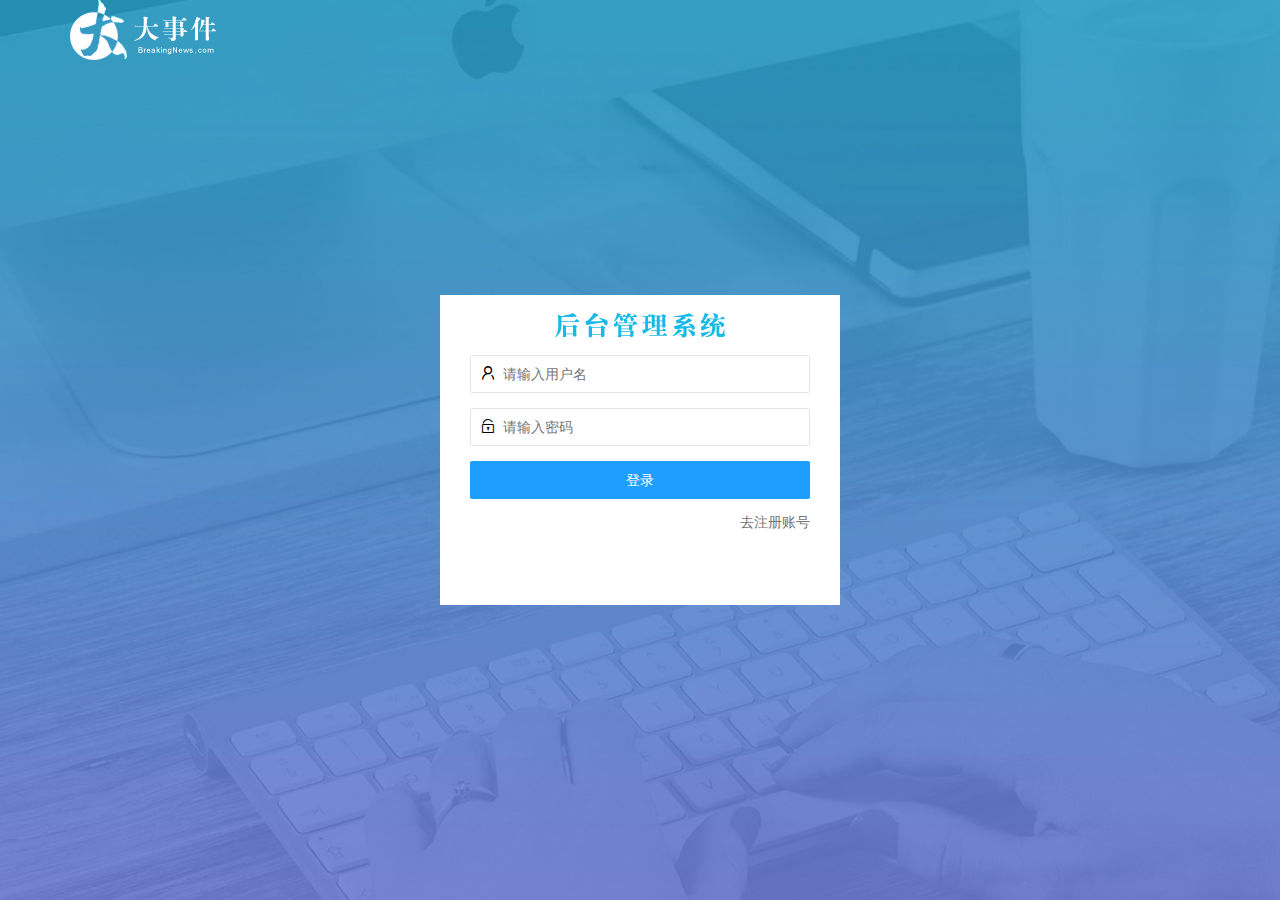
<file: login.html>
<!DOCTYPE html>
<html lang="en">
<head>
    <meta charset="UTF-8">
    <title>大事件登入/注册</title>
    <!--导入layui样式-->
    <link rel="stylesheet" href="assets/lib/layui/css/layui.css">
    <!--导入自己的样式-->
    <link rel="stylesheet" href="assets/css/login.css">
</head>
<body>
    <!--头部logo区域-->
    <div class="layui-main">
        <img src="assets/images/logo.png" alt=".png">
    </div>

    <!--登入注册区域-->
    <div class="loginAndRegBox">
        <div class="title-box"></div>
        <!--登入-->
        <div class="login-box">
            <!--登录表单-->
            <form class="layui-form" id="form_login">
                <!--用户名-->
                <div class="layui-form-item">
		    <i class="layui-icon layui-icon-username"></i>
                    <input type="text" name="username" required
                           lay-verify="required" placeholder="请输入用户名"
                            class="layui-input">
                </div>
                <!--密码-->
                <div class="layui-form-item">
		    <i class="layui-icon layui-icon-password"></i>
                    <input type="password" name="password" required
                           lay-verify="required|pwd" placeholder="请输入密码"
                            class="layui-input">
                </div>
                <!--登录按钮-->
                <div class="layui-form-item">
                    <button class="layui-btn layui-btn-fluid layui-btn-normal"
			    lay-submit>登录</button>
                </div>
    
		<div class="layui-form-item links">
		    <a href="javascript:;" id="link_reg">去注册账号</a>
		</div>
            </form>
        </div>
        <!--注册-->
        <div class="reg-box">
	    <form class="layui-form" id="form_reg">
		<!--用户名-->
		<div class="layui-form-item">
		    <i class="layui-icon layui-icon-username"></i>
		    <input type="text" name="username" required
			   lay-verify="required" placeholder="请输入用户名"
			   class="layui-input">
		</div>
		<!--密码-->
		<div class="layui-form-item">
		    <i class="layui-icon layui-icon-password"></i>
		    <input type="password" name="password" required
			   lay-verify="required|pwd" placeholder="请输入密码"
			   class="layui-input" id="pwd">
		</div>
		<!--确认密码-->
		<div class="layui-form-item">
		    <i class="layui-icon layui-icon-password"></i>
		    <input type="password" name="repassword" required
			   lay-verify="required|repwd" placeholder="再次确认密码"
			   class="layui-input">
		</div>
		<!--登录按钮-->
		<div class="layui-form-item">
		    <button class="layui-btn layui-btn-fluid layui-btn-normal"
			    lay-submit>注册账号</button>
		</div>
		<div class="layui-form-item links">
		    <a href="javascript:;" id="link_login">去登录</a>
		</div>
	    </form>
        </div>
    </div>
    <!--导入layui脚本-->
    <script src="assets/lib/layui/layui.all.js"></script>
    <!--导入jQuery-->
    <script src="assets/lib/jquery.js"></script>
    <!--导入自己封装的 baseAPI.js -->
    <script src="assets/js/baseAPI.js"></script>
    <!--导入js脚本-->
    <script src="assets/js/login.js"></script>
</body>
</html>
</file>
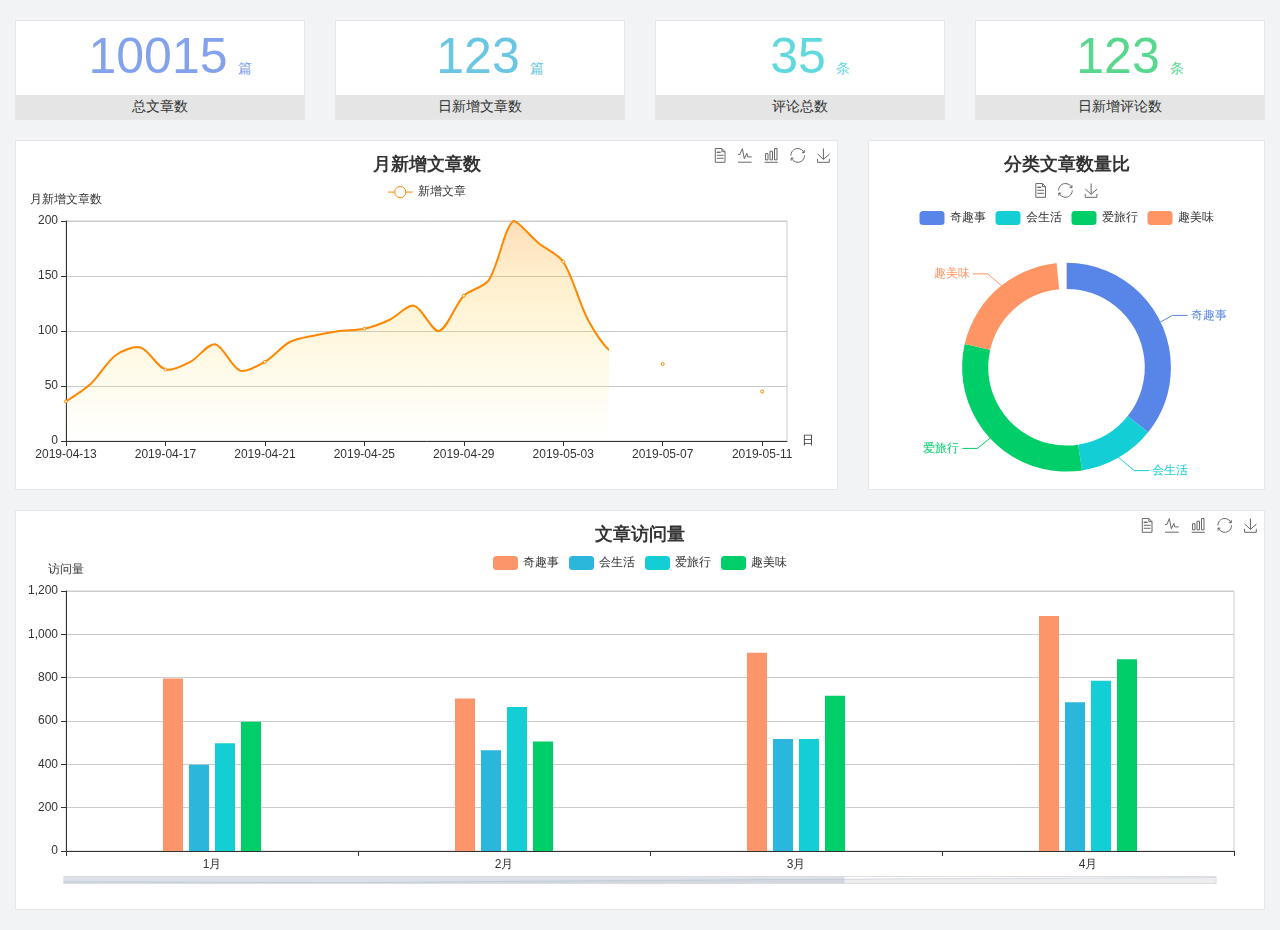
<file: home/dashboard.html>
<!DOCTYPE html>
<html lang="en">

<head>
  <meta charset="UTF-8">
  <meta name="viewport" content="width=device-width, initial-scale=1.0">
  <meta http-equiv="X-UA-Compatible" content="ie=edge">
  <title>图表统计</title>
  <link rel="stylesheet" href="../assets/lib/bootstrap.css" />
  <link rel="stylesheet" href="../assets/lib/main.css" />
  <script src="../assets/lib/jquery.js"></script>
  <script type="text/javascript" src="../assets/lib/echarts.min.js"></script>
</head>

<body>
  <div class="container-fluid">
    <div class="row spannel_list">
      <div class="col-sm-3 col-xs-6">
        <div class="spannel">
          <em>10015</em><span>篇</span>
          <b>总文章数</b>
        </div>
      </div>
      <div class="col-sm-3 col-xs-6">
        <div class="spannel scolor01">
          <em>123</em><span>篇</span>
          <b>日新增文章数</b>
        </div>
      </div>
      <div class="col-sm-3 col-xs-6">
        <div class="spannel scolor02">
          <em>35</em><span>条</span>
          <b>评论总数</b>
        </div>
      </div>
      <div class="col-sm-3 col-xs-6">
        <div class="spannel scolor03">
          <em>123</em><span>条</span>
          <b>日新增评论数</b>
        </div>
      </div>
    </div>
  </div>

  <div class="container-fluid">
    <div class="row curve-pie">
      <div class="col-lg-8 col-md-8">
        <div class="gragh_pannel" id="curve_show"></div>
      </div>
      <div class="col-lg-4 col-md-4">
        <div class="gragh_pannel" id="pie_show"></div>
      </div>
    </div>
  </div>

  <div class="container-fluid">
    <div class="column_pannel" id="column_show"></div>
  </div>

  <script>
    var oChart = echarts.init(document.getElementById('curve_show'));
    var aList_all = [
      { 'count': 36, 'date': '2019-04-13' },
      { 'count': 52, 'date': '2019-04-14' },
      { 'count': 78, 'date': '2019-04-15' },
      { 'count': 85, 'date': '2019-04-16' },
      { 'count': 65, 'date': '2019-04-17' },
      { 'count': 72, 'date': '2019-04-18' },
      { 'count': 88, 'date': '2019-04-19' },
      { 'count': 64, 'date': '2019-04-20' },
      { 'count': 72, 'date': '2019-04-21' },
      { 'count': 90, 'date': '2019-04-22' },
      { 'count': 96, 'date': '2019-04-23' },
      { 'count': 100, 'date': '2019-04-24' },
      { 'count': 102, 'date': '2019-04-25' },
      { 'count': 110, 'date': '2019-04-26' },
      { 'count': 123, 'date': '2019-04-27' },
      { 'count': 100, 'date': '2019-04-28' },
      { 'count': 132, 'date': '2019-04-29' },
      { 'count': 146, 'date': '2019-04-30' },
      { 'count': 200, 'date': '2019-05-01' },
      { 'count': 180, 'date': '2019-05-02' },
      { 'count': 163, 'date': '2019-05-03' },
      { 'count': 110, 'date': '2019-05-04' },
      { 'count': 80, 'date': '2019-05-05' },
      { 'count': 82, 'date': '2019-05-06' },
      { 'count': 70, 'date': '2019-05-07' },
      { 'count': 65, 'date': '2019-05-08' },
      { 'count': 54, 'date': '2019-05-09' },
      { 'count': 40, 'date': '2019-05-10' },
      { 'count': 45, 'date': '2019-05-11' },
      { 'count': 38, 'date': '2019-05-12' },
    ];

    let aCount = [];
    let aDate = [];

    for (var i = 0; i < aList_all.length; i++) {
      aCount.push(aList_all[i].count);
      aDate.push(aList_all[i].date);
    }

    var chartopt = {
      title: {
        text: '月新增文章数',
        left: 'center',
        top: '10'
      },
      tooltip: {
        trigger: 'axis'
      },
      legend: {
        data: ['新增文章'],
        top: '40'
      },
      toolbox: {
        show: true,
        feature: {
          mark: { show: true },
          dataView: { show: true, readOnly: false },
          magicType: { show: true, type: ['line', 'bar'] },
          restore: { show: true },
          saveAsImage: { show: true }
        }
      },
      calculable: true,
      xAxis: [
        {
          name: '日',
          type: 'category',
          boundaryGap: false,
          data: aDate
        }
      ],
      yAxis: [
        {
          name: '月新增文章数',
          type: 'value'
        }
      ],
      series: [
        {
          name: '新增文章',
          type: 'line',
          smooth: true,
          itemStyle: { normal: { areaStyle: { type: 'default' }, color: '#f80' }, lineStyle: { color: '#f80' } },
          data: aCount
        }],
      areaStyle: {
        normal: {
          color: new echarts.graphic.LinearGradient(0, 0, 0, 1, [{
            offset: 0,
            color: 'rgba(255,136,0,0.39)'
          }, {
            offset: .34,
            color: 'rgba(255,180,0,0.25)'
          }, {
            offset: 1,
            color: 'rgba(255,222,0,0.00)'
          }])

        }
      },
      grid: {
        show: true,
        x: 50,
        x2: 50,
        y: 80,
        height: 220
      }
    };

    oChart.setOption(chartopt);


    var oPie = echarts.init(document.getElementById('pie_show'));
    var oPieopt =
    {
      title: {
        top: 10,
        text: '分类文章数量比',
        x: 'center'
      },
      tooltip: {
        trigger: 'item',
        formatter: "{a} <br/>{b} : {c} ({d}%)"
      },
      color: ['#5885e8', '#13cfd5', '#00ce68', '#ff9565'],
      legend: {
        x: 'center',
        top: 65,
        data: ['奇趣事', '会生活', '爱旅行', '趣美味']
      },
      toolbox: {
        show: true,
        x: 'center',
        top: 35,
        feature: {
          mark: { show: true },
          dataView: { show: true, readOnly: false },
          magicType: {
            show: true,
            type: ['pie', 'funnel'],
            option: {
              funnel: {
                x: '25%',
                width: '50%',
                funnelAlign: 'left',
                max: 1548
              }
            }
          },
          restore: { show: true },
          saveAsImage: { show: true }
        }
      },
      calculable: true,
      series: [
        {
          name: '访问来源',
          type: 'pie',
          radius: ['45%', '60%'],
          center: ['50%', '65%'],
          data: [
            { value: 300, name: '奇趣事' },
            { value: 100, name: '会生活' },
            { value: 260, name: '爱旅行' },
            { value: 180, name: '趣美味' }
          ]
        }
      ]
    };
    oPie.setOption(oPieopt);



    var oColumn = this.echarts.init(document.getElementById('column_show'));
    var oColumnopt =
    {
      title: {
        text: '文章访问量',
        left: 'center',
        top: '10'
      },
      tooltip: {
        trigger: 'axis'
      },
      legend: {
        data: ['奇趣事', '会生活', '爱旅行', '趣美味'],
        top: '40'
      },
      toolbox: {
        show: true,
        feature: {
          mark: { show: true },
          dataView: { show: true, readOnly: false },
          magicType: { show: true, type: ['line', 'bar'] },
          restore: { show: true },
          saveAsImage: { show: true }
        }
      },
      calculable: true,
      xAxis: [
        {
          type: 'category',
          data: ['1月', '2月', '3月', '4月', '5月']
        }
      ],
      yAxis: [
        {
          name: '访问量',
          type: 'value'
        }
      ],
      series: [
        {
          name: '奇趣事',
          type: 'bar',
          barWidth: 20,
          itemStyle: {
            normal: { areaStyle: { type: 'default' }, color: '#fd956a' }
          },
          data: [800, 708, 920, 1090, 1200]
        },
        {
          name: '会生活',
          type: 'bar',
          barWidth: 20,
          itemStyle: {
            normal: { areaStyle: { type: 'default' }, color: '#2bb6db' }
          },
          data: [400, 468, 520, 690, 800]
        },
        {
          name: '爱旅行',
          type: 'bar',
          barWidth: 20,
          itemStyle: {
            normal: { areaStyle: { type: 'default' }, color: '#13cfd5' }
          },
          data: [500, 668, 520, 790, 900]
        },
        {
          name: '趣美味',
          type: 'bar',
          barWidth: 20,
          itemStyle: {
            normal: { areaStyle: { type: 'default' }, color: '#00ce68' }
          },
          data: [600, 508, 720, 890, 1000]
        }
      ],
      grid: {
        show: true,
        x: 50,
        x2: 30,
        y: 80,
        height: 260
      },
      dataZoom: [//给x轴设置滚动条
        {
          start: 0,//默认为0
          end: 100 - 1000 / 31,//默认为100
          type: 'slider',
          show: true,
          xAxisIndex: [0],
          handleSize: 0,//滑动条的 左右2个滑动条的大小
          height: 8,//组件高度
          left: 45, //左边的距离
          right: 50,//右边的距离
          bottom: 26,//右边的距离
          handleColor: '#ddd',//h滑动图标的颜色
          handleStyle: {
            borderColor: "#cacaca",
            borderWidth: "1",
            shadowBlur: 2,
            background: "#ddd",
            shadowColor: "#ddd",
          }
        }]
    };
    oColumn.setOption(oColumnopt);
  </script>
</body>

</html>
</file>
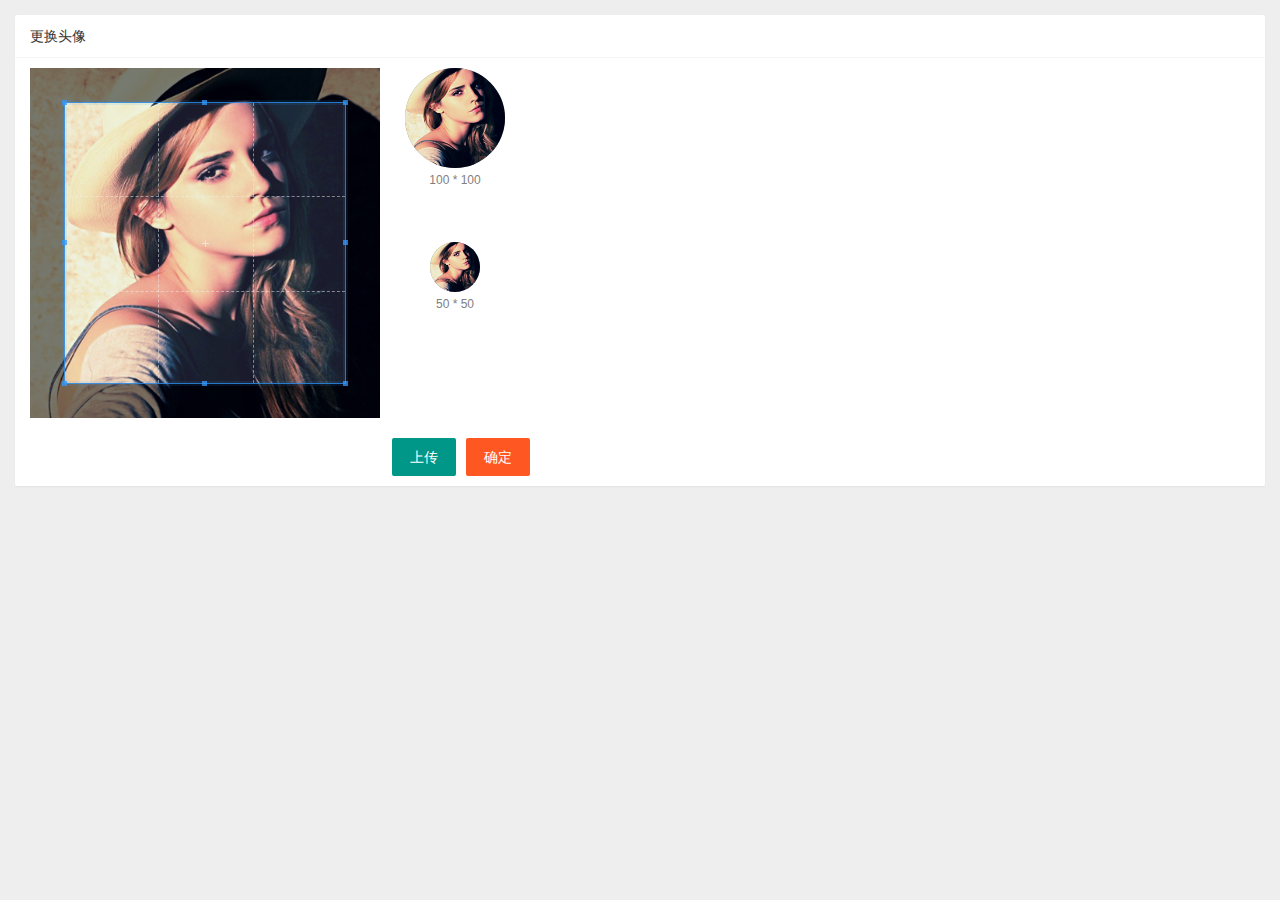
<file: user/avatar.html>
<!DOCTYPE html>
<html lang="en">
<head>
  <meta charset="UTF-8">
  <title>Title</title>
  <!--导入layui的css-->
  <link rel="stylesheet" href="../assets/lib/layui/css/layui.css">
  <!--导入cropper.css样式文件-->
  <link rel="stylesheet" href="../assets/lib/cropper/cropper.css">
  <!--导入自己的css-->
  <link rel="stylesheet" href="../assets/css/user/avatar.css">
</head>
<body>
<!--卡片区域-->
  <div class="layui-card">
    <div class="layui-card-header">更换头像</div>
    <div class="layui-card-body">
      <!--第一行图片裁剪和预览区域-->
      <div class="row1">
        <!--图片裁剪区域-->
        <div class="cropper-box">
          <img id="img" src="../assets/images/sample.jpg" />
        </div>
        <!--图片预览区域-->
        <div class="preview-box">
          <div>
            <!--宽高为100的预览区-->
            <div class="img-preview w100"></div>
            <p class="size">100 * 100</p>
          </div>
          <div>
            <!--宽高为50的预览区-->
            <div class="img-preview w50"></div>
            <p class="size">50 * 50</p>
          </div>
        </div>
      </div>
      
      <!--第二行按钮区域-->
      <div class="row2">
        <!--通过accept属性，可以指定用户选择什么类型的文件-->
        <input type="file" id="file" accept="image/png,image/jpg" >
        <button type="button" class="layui-btn" id="btnChooseImage">上传</button>
        <button type="button" class="layui-btn layui-btn-danger" id="btnUpload">确定</button>
      </div>
    </div>
  </div>
<!--导入layui的js文件-->
<script src="../assets/lib/layui/layui.all.js"></script>
<!--导入jq-->
<script src="../assets/lib/jquery.js"></script>
<!--导入cropper的js文件-->
<script src="../assets/lib/cropper/Cropper.js"></script>
<!--导入jq-cropper的js文件-->
<script src="../assets/lib/cropper/jquery-cropper.js"></script>
<!--导入api文件-->
<script src="../assets/js/baseAPI.js"></script>
<!--导入自己的js-->
<script src="../assets/js/user_avatar.js"></script>
</body>
</html>
</file>
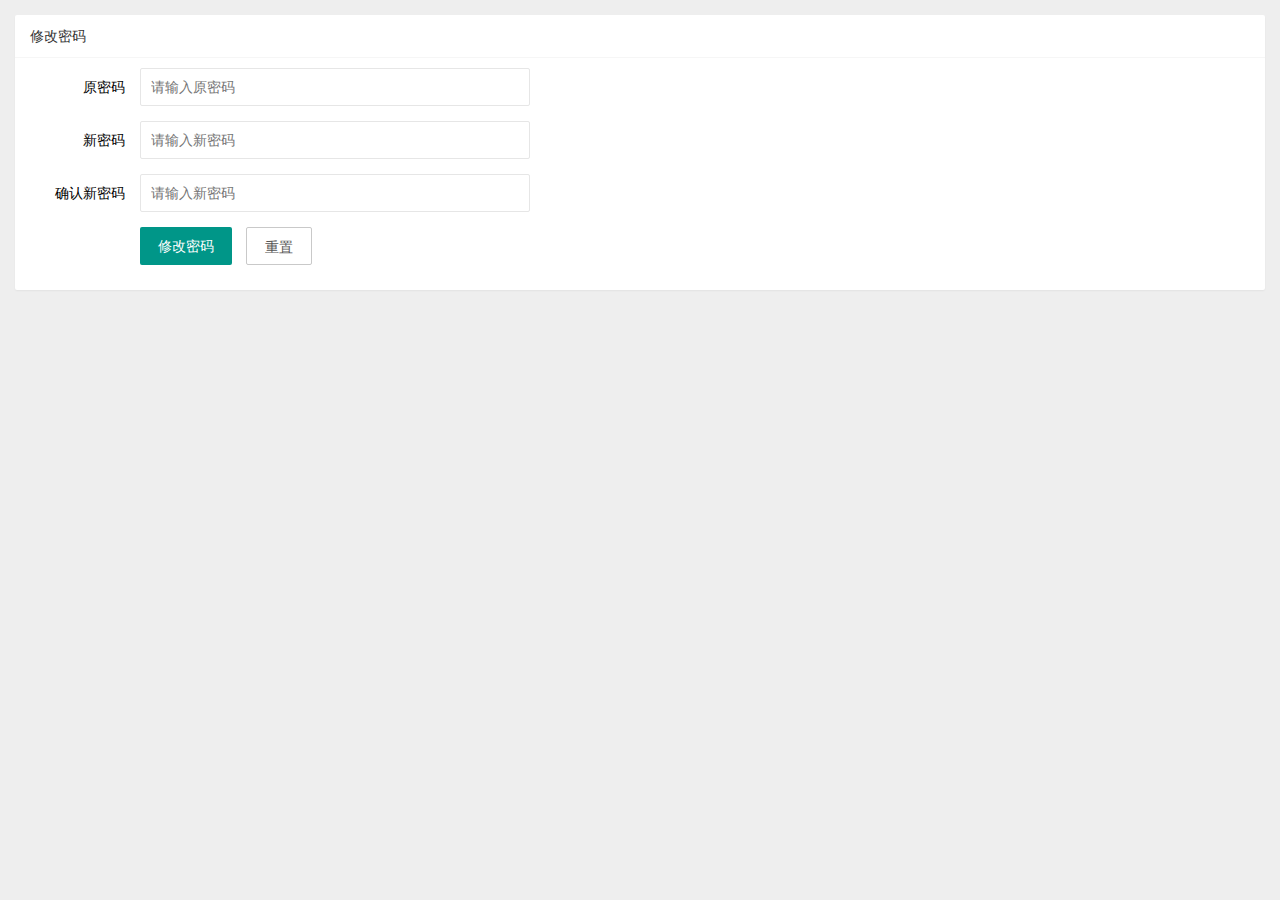
<file: user/user_pwd.html>
<!DOCTYPE html>
<html lang="en">
<head>
  <meta charset="UTF-8">
  <title>Title</title>
  <!--导layui的css-->
  <link rel="stylesheet" href="../assets/lib/layui/css/layui.css" />
  <!--导入自己的css-->
  <link rel="stylesheet" href="../assets/css/user/user_pwd.css" />
</head>
<body>
<!---->
<div class="layui-card">
  <div class="layui-card-header">修改密码</div>
  <div class="layui-card-body">
    <!--表单区域-->
    <form class="layui-form" lay-filter="formUserInfo">
      <!--这里是隐藏域-->
      <input type="hidden" name="id">
      <div class="layui-form-item">
        <label class="layui-form-label">原密码</label>
        <div class="layui-input-block">
          <input type="password" name="oldPwd" required  lay-verify="required|pwd" value="" placeholder="请输入原密码"
                 autocomplete="off"
                 class="layui-input" >
        </div>
      </div>
      <div class="layui-form-item">
        <label class="layui-form-label">新密码</label>
        <div class="layui-input-block">
          <input type="password" name="newPwd" required  lay-verify="required|pwd|samePwd" placeholder="请输入新密码"
                 autocomplete="off" class="layui-input">
        </div>
      </div>
      <div class="layui-form-item">
        <label class="layui-form-label">确认新密码</label>
        <div class="layui-input-block">
          <input type="password" name="rePwd" required  lay-verify="required|pwd|rePwd" placeholder="请输入新密码"
                 autocomplete="off"
                 class="layui-input">
        </div>
      </div>
      <div class="layui-form-item">
        <div class="layui-input-block">
          <button class="layui-btn" lay-submit lay-filter="formDemo">修改密码</button>
          <button type="reset" class="layui-btn layui-btn-primary" id="btnReset">重置</button>
        </div>
      </div>
    </form>
  </div>
</div>
<!--导入layui的js-->
<script src="../assets/lib/layui/layui.all.js"></script>
<!--导入jQuery-->
<script src="../assets/lib/jquery.js"></script>
<!--导入api-->
<script src="../assets/js/baseAPI.js"></script>
<!--导入自己的js-->
<script src="../assets/js/user_pwd.js"></script>
</body>
</html>
</file>
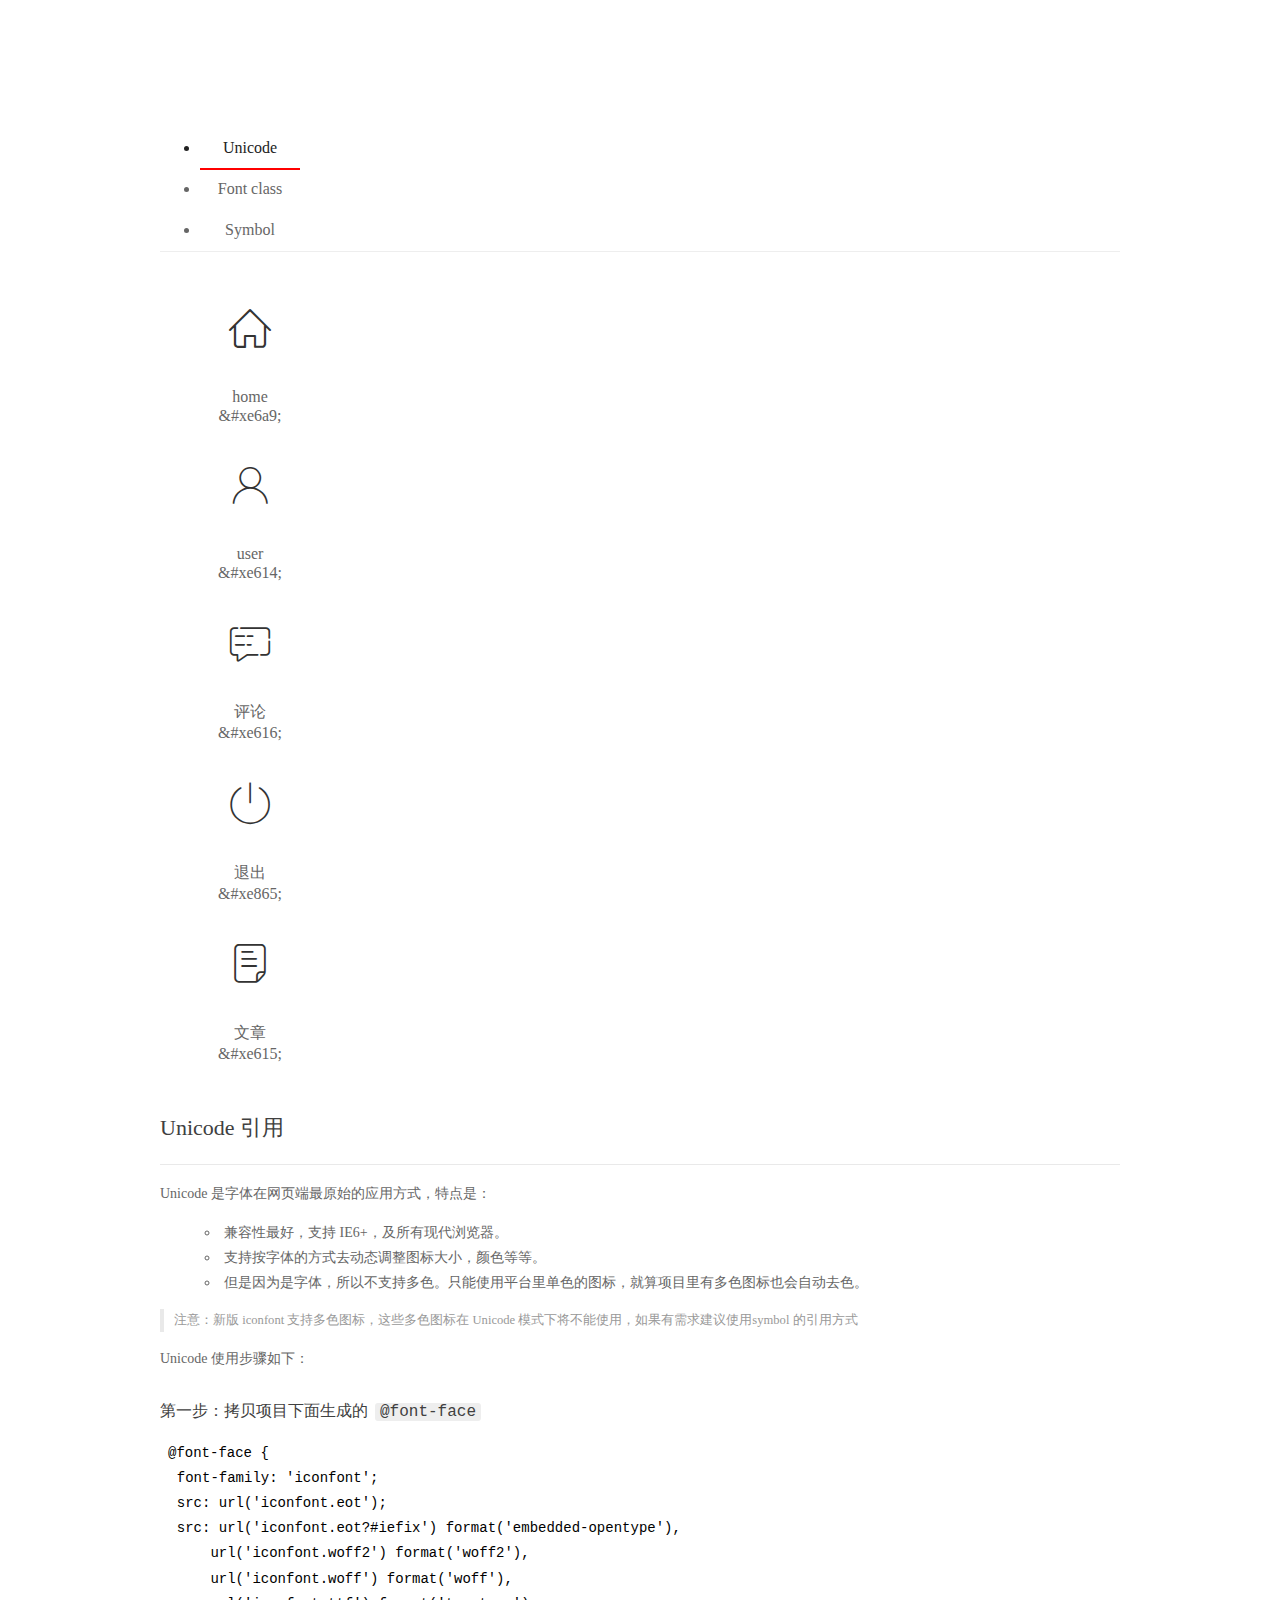
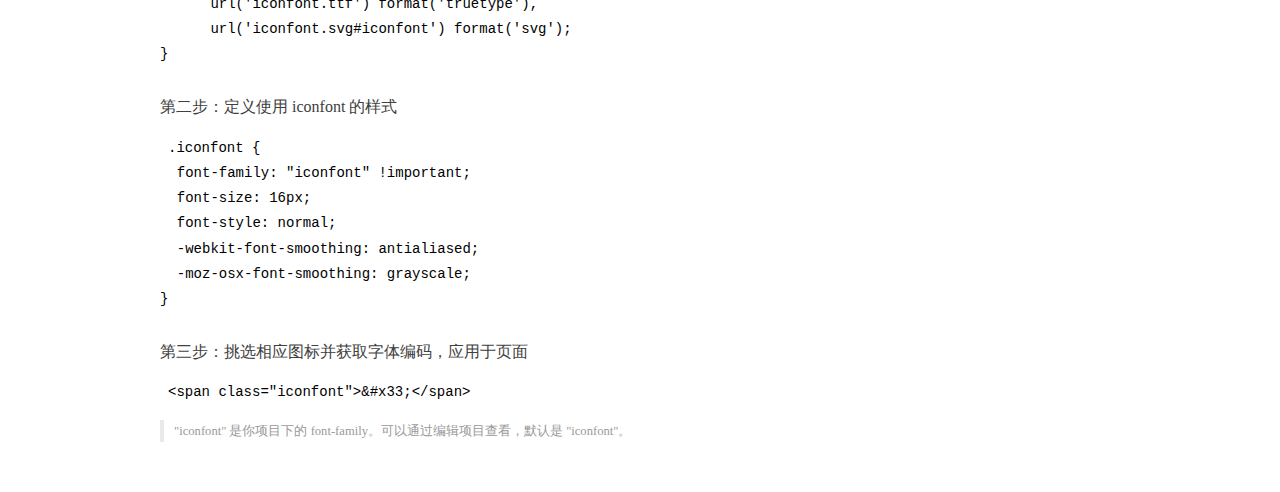
<file: assets/fonts/demo_index.html>
<!DOCTYPE html>
<html>
<head>
  <meta charset="utf-8"/>
  <title>IconFont Demo</title>
  <link rel="shortcut icon" href="https://gtms04.alicdn.com/tps/i4/TB1_oz6GVXXXXaFXpXXJDFnIXXX-64-64.ico" type="image/x-icon"/>
  <link rel="stylesheet" href="https://g.alicdn.com/thx/cube/1.3.2/cube.min.css">
  <link rel="stylesheet" href="demo.css">
  <link rel="stylesheet" href="iconfont.css">
  <script src="iconfont.js"></script>
  <!-- jQuery -->
  <script src="https://a1.alicdn.com/oss/uploads/2018/12/26/7bfddb60-08e8-11e9-9b04-53e73bb6408b.js"></script>
  <!-- 代码高亮 -->
  <script src="https://a1.alicdn.com/oss/uploads/2018/12/26/a3f714d0-08e6-11e9-8a15-ebf944d7534c.js"></script>
</head>
<body>
  <div class="main">
    <h1 class="logo"><a href="https://www.iconfont.cn/" title="iconfont 首页" target="_blank">&#xe86b;</a></h1>
    <div class="nav-tabs">
      <ul id="tabs" class="dib-box">
        <li class="dib active"><span>Unicode</span></li>
        <li class="dib"><span>Font class</span></li>
        <li class="dib"><span>Symbol</span></li>
      </ul>
      
    </div>
    <div class="tab-container">
      <div class="content unicode" style="display: block;">
          <ul class="icon_lists dib-box">
          
            <li class="dib">
              <span class="icon iconfont">&#xe6a9;</span>
                <div class="name">home</div>
                <div class="code-name">&amp;#xe6a9;</div>
              </li>
          
            <li class="dib">
              <span class="icon iconfont">&#xe614;</span>
                <div class="name">user</div>
                <div class="code-name">&amp;#xe614;</div>
              </li>
          
            <li class="dib">
              <span class="icon iconfont">&#xe616;</span>
                <div class="name">评论</div>
                <div class="code-name">&amp;#xe616;</div>
              </li>
          
            <li class="dib">
              <span class="icon iconfont">&#xe865;</span>
                <div class="name">退出</div>
                <div class="code-name">&amp;#xe865;</div>
              </li>
          
            <li class="dib">
              <span class="icon iconfont">&#xe615;</span>
                <div class="name">文章</div>
                <div class="code-name">&amp;#xe615;</div>
              </li>
          
          </ul>
          <div class="article markdown">
          <h2 id="unicode-">Unicode 引用</h2>
          <hr>

          <p>Unicode 是字体在网页端最原始的应用方式，特点是：</p>
          <ul>
            <li>兼容性最好，支持 IE6+，及所有现代浏览器。</li>
            <li>支持按字体的方式去动态调整图标大小，颜色等等。</li>
            <li>但是因为是字体，所以不支持多色。只能使用平台里单色的图标，就算项目里有多色图标也会自动去色。</li>
          </ul>
          <blockquote>
            <p>注意：新版 iconfont 支持多色图标，这些多色图标在 Unicode 模式下将不能使用，如果有需求建议使用symbol 的引用方式</p>
          </blockquote>
          <p>Unicode 使用步骤如下：</p>
          <h3 id="-font-face">第一步：拷贝项目下面生成的 <code>@font-face</code></h3>
<pre><code class="language-css"
>@font-face {
  font-family: 'iconfont';
  src: url('iconfont.eot');
  src: url('iconfont.eot?#iefix') format('embedded-opentype'),
      url('iconfont.woff2') format('woff2'),
      url('iconfont.woff') format('woff'),
      url('iconfont.ttf') format('truetype'),
      url('iconfont.svg#iconfont') format('svg');
}
</code></pre>
          <h3 id="-iconfont-">第二步：定义使用 iconfont 的样式</h3>
<pre><code class="language-css"
>.iconfont {
  font-family: "iconfont" !important;
  font-size: 16px;
  font-style: normal;
  -webkit-font-smoothing: antialiased;
  -moz-osx-font-smoothing: grayscale;
}
</code></pre>
          <h3 id="-">第三步：挑选相应图标并获取字体编码，应用于页面</h3>
<pre>
<code class="language-html"
>&lt;span class="iconfont"&gt;&amp;#x33;&lt;/span&gt;
</code></pre>
          <blockquote>
            <p>"iconfont" 是你项目下的 font-family。可以通过编辑项目查看，默认是 "iconfont"。</p>
          </blockquote>
          </div>
      </div>
      <div class="content font-class">
        <ul class="icon_lists dib-box">
          
          <li class="dib">
            <span class="icon iconfont icon-home"></span>
            <div class="name">
              home
            </div>
            <div class="code-name">.icon-home
            </div>
          </li>
          
          <li class="dib">
            <span class="icon iconfont icon-user"></span>
            <div class="name">
              user
            </div>
            <div class="code-name">.icon-user
            </div>
          </li>
          
          <li class="dib">
            <span class="icon iconfont icon-pinglun"></span>
            <div class="name">
              评论
            </div>
            <div class="code-name">.icon-pinglun
            </div>
          </li>
          
          <li class="dib">
            <span class="icon iconfont icon-tuichu"></span>
            <div class="name">
              退出
            </div>
            <div class="code-name">.icon-tuichu
            </div>
          </li>
          
          <li class="dib">
            <span class="icon iconfont icon-16"></span>
            <div class="name">
              文章
            </div>
            <div class="code-name">.icon-16
            </div>
          </li>
          
        </ul>
        <div class="article markdown">
        <h2 id="font-class-">font-class 引用</h2>
        <hr>

        <p>font-class 是 Unicode 使用方式的一种变种，主要是解决 Unicode 书写不直观，语意不明确的问题。</p>
        <p>与 Unicode 使用方式相比，具有如下特点：</p>
        <ul>
          <li>兼容性良好，支持 IE8+，及所有现代浏览器。</li>
          <li>相比于 Unicode 语意明确，书写更直观。可以很容易分辨这个 icon 是什么。</li>
          <li>因为使用 class 来定义图标，所以当要替换图标时，只需要修改 class 里面的 Unicode 引用。</li>
          <li>不过因为本质上还是使用的字体，所以多色图标还是不支持的。</li>
        </ul>
        <p>使用步骤如下：</p>
        <h3 id="-fontclass-">第一步：引入项目下面生成的 fontclass 代码：</h3>
<pre><code class="language-html">&lt;link rel="stylesheet" href="./iconfont.css"&gt;
</code></pre>
        <h3 id="-">第二步：挑选相应图标并获取类名，应用于页面：</h3>
<pre><code class="language-html">&lt;span class="iconfont icon-xxx"&gt;&lt;/span&gt;
</code></pre>
        <blockquote>
          <p>"
            iconfont" 是你项目下的 font-family。可以通过编辑项目查看，默认是 "iconfont"。</p>
        </blockquote>
      </div>
      </div>
      <div class="content symbol">
          <ul class="icon_lists dib-box">
          
            <li class="dib">
                <svg class="icon svg-icon" aria-hidden="true">
                  <use xlink:href="#icon-home"></use>
                </svg>
                <div class="name">home</div>
                <div class="code-name">#icon-home</div>
            </li>
          
            <li class="dib">
                <svg class="icon svg-icon" aria-hidden="true">
                  <use xlink:href="#icon-user"></use>
                </svg>
                <div class="name">user</div>
                <div class="code-name">#icon-user</div>
            </li>
          
            <li class="dib">
                <svg class="icon svg-icon" aria-hidden="true">
                  <use xlink:href="#icon-pinglun"></use>
                </svg>
                <div class="name">评论</div>
                <div class="code-name">#icon-pinglun</div>
            </li>
          
            <li class="dib">
                <svg class="icon svg-icon" aria-hidden="true">
                  <use xlink:href="#icon-tuichu"></use>
                </svg>
                <div class="name">退出</div>
                <div class="code-name">#icon-tuichu</div>
            </li>
          
            <li class="dib">
                <svg class="icon svg-icon" aria-hidden="true">
                  <use xlink:href="#icon-16"></use>
                </svg>
                <div class="name">文章</div>
                <div class="code-name">#icon-16</div>
            </li>
          
          </ul>
          <div class="article markdown">
          <h2 id="symbol-">Symbol 引用</h2>
          <hr>

          <p>这是一种全新的使用方式，应该说这才是未来的主流，也是平台目前推荐的用法。相关介绍可以参考这篇<a href="">文章</a>
            这种用法其实是做了一个 SVG 的集合，与另外两种相比具有如下特点：</p>
          <ul>
            <li>支持多色图标了，不再受单色限制。</li>
            <li>通过一些技巧，支持像字体那样，通过 <code>font-size</code>, <code>color</code> 来调整样式。</li>
            <li>兼容性较差，支持 IE9+，及现代浏览器。</li>
            <li>浏览器渲染 SVG 的性能一般，还不如 png。</li>
          </ul>
          <p>使用步骤如下：</p>
          <h3 id="-symbol-">第一步：引入项目下面生成的 symbol 代码：</h3>
<pre><code class="language-html">&lt;script src="./iconfont.js"&gt;&lt;/script&gt;
</code></pre>
          <h3 id="-css-">第二步：加入通用 CSS 代码（引入一次就行）：</h3>
<pre><code class="language-html">&lt;style&gt;
.icon {
  width: 1em;
  height: 1em;
  vertical-align: -0.15em;
  fill: currentColor;
  overflow: hidden;
}
&lt;/style&gt;
</code></pre>
          <h3 id="-">第三步：挑选相应图标并获取类名，应用于页面：</h3>
<pre><code class="language-html">&lt;svg class="icon" aria-hidden="true"&gt;
  &lt;use xlink:href="#icon-xxx"&gt;&lt;/use&gt;
&lt;/svg&gt;
</code></pre>
          </div>
      </div>

    </div>
  </div>
  <script>
  $(document).ready(function () {
      $('.tab-container .content:first').show()

      $('#tabs li').click(function (e) {
        var tabContent = $('.tab-container .content')
        var index = $(this).index()

        if ($(this).hasClass('active')) {
          return
        } else {
          $('#tabs li').removeClass('active')
          $(this).addClass('active')

          tabContent.hide().eq(index).fadeIn()
        }
      })
    })
  </script>
</body>
</html>
</file>
<file: assets/lib/layui/css/layui.css>
/** layui-v2.5.5 MIT License By https://www.layui.com */
 .layui-inline,img{display:inline-block;vertical-align:middle}h1,h2,h3,h4,h5,h6{font-weight:400}.layui-edge,.layui-header,.layui-inline,.layui-main{position:relative}.layui-body,.layui-edge,.layui-elip{overflow:hidden}.layui-btn,.layui-edge,.layui-inline,img{vertical-align:middle}.layui-btn,.layui-disabled,.layui-icon,.layui-unselect{-moz-user-select:none;-webkit-user-select:none;-ms-user-select:none}.layui-elip,.layui-form-checkbox span,.layui-form-pane .layui-form-label{text-overflow:ellipsis;white-space:nowrap}.layui-breadcrumb,.layui-tree-btnGroup{visibility:hidden}blockquote,body,button,dd,div,dl,dt,form,h1,h2,h3,h4,h5,h6,input,li,ol,p,pre,td,textarea,th,ul{margin:0;padding:0;-webkit-tap-highlight-color:rgba(0,0,0,0)}a:active,a:hover{outline:0}img{border:none}li{list-style:none}table{border-collapse:collapse;border-spacing:0}h4,h5,h6{font-size:100%}button,input,optgroup,option,select,textarea{font-family:inherit;font-size:inherit;font-style:inherit;font-weight:inherit;outline:0}pre{white-space:pre-wrap;white-space:-moz-pre-wrap;white-space:-pre-wrap;white-space:-o-pre-wrap;word-wrap:break-word}body{line-height:24px;font:14px Helvetica Neue,Helvetica,PingFang SC,Tahoma,Arial,sans-serif}hr{height:1px;margin:10px 0;border:0;clear:both}a{color:#333;text-decoration:none}a:hover{color:#777}a cite{font-style:normal;*cursor:pointer}.layui-border-box,.layui-border-box *{box-sizing:border-box}.layui-box,.layui-box *{box-sizing:content-box}.layui-clear{clear:both;*zoom:1}.layui-clear:after{content:'\20';clear:both;*zoom:1;display:block;height:0}.layui-inline{*display:inline;*zoom:1}.layui-edge{display:inline-block;width:0;height:0;border-width:6px;border-style:dashed;border-color:transparent}.layui-edge-top{top:-4px;border-bottom-color:#999;border-bottom-style:solid}.layui-edge-right{border-left-color:#999;border-left-style:solid}.layui-edge-bottom{top:2px;border-top-color:#999;border-top-style:solid}.layui-edge-left{border-right-color:#999;border-right-style:solid}.layui-disabled,.layui-disabled:hover{color:#d2d2d2!important;cursor:not-allowed!important}.layui-circle{border-radius:100%}.layui-show{display:block!important}.layui-hide{display:none!important}@font-face{font-family:layui-icon;src:url(../font/iconfont.eot?v=250);src:url(../font/iconfont.eot?v=250#iefix) format('embedded-opentype'),url(../font/iconfont.woff2?v=250) format('woff2'),url(../font/iconfont.woff?v=250) format('woff'),url(../font/iconfont.ttf?v=250) format('truetype'),url(../font/iconfont.svg?v=250#layui-icon) format('svg')}.layui-icon{font-family:layui-icon!important;font-size:16px;font-style:normal;-webkit-font-smoothing:antialiased;-moz-osx-font-smoothing:grayscale}.layui-icon-reply-fill:before{content:"\e611"}.layui-icon-set-fill:before{content:"\e614"}.layui-icon-menu-fill:before{content:"\e60f"}.layui-icon-search:before{content:"\e615"}.layui-icon-share:before{content:"\e641"}.layui-icon-set-sm:before{content:"\e620"}.layui-icon-engine:before{content:"\e628"}.layui-icon-close:before{content:"\1006"}.layui-icon-close-fill:before{content:"\1007"}.layui-icon-chart-screen:before{content:"\e629"}.layui-icon-star:before{content:"\e600"}.layui-icon-circle-dot:before{content:"\e617"}.layui-icon-chat:before{content:"\e606"}.layui-icon-release:before{content:"\e609"}.layui-icon-list:before{content:"\e60a"}.layui-icon-chart:before{content:"\e62c"}.layui-icon-ok-circle:before{content:"\1005"}.layui-icon-layim-theme:before{content:"\e61b"}.layui-icon-table:before{content:"\e62d"}.layui-icon-right:before{content:"\e602"}.layui-icon-left:before{content:"\e603"}.layui-icon-cart-simple:before{content:"\e698"}.layui-icon-face-cry:before{content:"\e69c"}.layui-icon-face-smile:before{content:"\e6af"}.layui-icon-survey:before{content:"\e6b2"}.layui-icon-tree:before{content:"\e62e"}.layui-icon-upload-circle:before{content:"\e62f"}.layui-icon-add-circle:before{content:"\e61f"}.layui-icon-download-circle:before{content:"\e601"}.layui-icon-templeate-1:before{content:"\e630"}.layui-icon-util:before{content:"\e631"}.layui-icon-face-surprised:before{content:"\e664"}.layui-icon-edit:before{content:"\e642"}.layui-icon-speaker:before{content:"\e645"}.layui-icon-down:before{content:"\e61a"}.layui-icon-file:before{content:"\e621"}.layui-icon-layouts:before{content:"\e632"}.layui-icon-rate-half:before{content:"\e6c9"}.layui-icon-add-circle-fine:before{content:"\e608"}.layui-icon-prev-circle:before{content:"\e633"}.layui-icon-read:before{content:"\e705"}.layui-icon-404:before{content:"\e61c"}.layui-icon-carousel:before{content:"\e634"}.layui-icon-help:before{content:"\e607"}.layui-icon-code-circle:before{content:"\e635"}.layui-icon-water:before{content:"\e636"}.layui-icon-username:before{content:"\e66f"}.layui-icon-find-fill:before{content:"\e670"}.layui-icon-about:before{content:"\e60b"}.layui-icon-location:before{content:"\e715"}.layui-icon-up:before{content:"\e619"}.layui-icon-pause:before{content:"\e651"}.layui-icon-date:before{content:"\e637"}.layui-icon-layim-uploadfile:before{content:"\e61d"}.layui-icon-delete:before{content:"\e640"}.layui-icon-play:before{content:"\e652"}.layui-icon-top:before{content:"\e604"}.layui-icon-friends:before{content:"\e612"}.layui-icon-refresh-3:before{content:"\e9aa"}.layui-icon-ok:before{content:"\e605"}.layui-icon-layer:before{content:"\e638"}.layui-icon-face-smile-fine:before{content:"\e60c"}.layui-icon-dollar:before{content:"\e659"}.layui-icon-group:before{content:"\e613"}.layui-icon-layim-download:before{content:"\e61e"}.layui-icon-picture-fine:before{content:"\e60d"}.layui-icon-link:before{content:"\e64c"}.layui-icon-diamond:before{content:"\e735"}.layui-icon-log:before{content:"\e60e"}.layui-icon-rate-solid:before{content:"\e67a"}.layui-icon-fonts-del:before{content:"\e64f"}.layui-icon-unlink:before{content:"\e64d"}.layui-icon-fonts-clear:before{content:"\e639"}.layui-icon-triangle-r:before{content:"\e623"}.layui-icon-circle:before{content:"\e63f"}.layui-icon-radio:before{content:"\e643"}.layui-icon-align-center:before{content:"\e647"}.layui-icon-align-right:before{content:"\e648"}.layui-icon-align-left:before{content:"\e649"}.layui-icon-loading-1:before{content:"\e63e"}.layui-icon-return:before{content:"\e65c"}.layui-icon-fonts-strong:before{content:"\e62b"}.layui-icon-upload:before{content:"\e67c"}.layui-icon-dialogue:before{content:"\e63a"}.layui-icon-video:before{content:"\e6ed"}.layui-icon-headset:before{content:"\e6fc"}.layui-icon-cellphone-fine:before{content:"\e63b"}.layui-icon-add-1:before{content:"\e654"}.layui-icon-face-smile-b:before{content:"\e650"}.layui-icon-fonts-html:before{content:"\e64b"}.layui-icon-form:before{content:"\e63c"}.layui-icon-cart:before{content:"\e657"}.layui-icon-camera-fill:before{content:"\e65d"}.layui-icon-tabs:before{content:"\e62a"}.layui-icon-fonts-code:before{content:"\e64e"}.layui-icon-fire:before{content:"\e756"}.layui-icon-set:before{content:"\e716"}.layui-icon-fonts-u:before{content:"\e646"}.layui-icon-triangle-d:before{content:"\e625"}.layui-icon-tips:before{content:"\e702"}.layui-icon-picture:before{content:"\e64a"}.layui-icon-more-vertical:before{content:"\e671"}.layui-icon-flag:before{content:"\e66c"}.layui-icon-loading:before{content:"\e63d"}.layui-icon-fonts-i:before{content:"\e644"}.layui-icon-refresh-1:before{content:"\e666"}.layui-icon-rmb:before{content:"\e65e"}.layui-icon-home:before{content:"\e68e"}.layui-icon-user:before{content:"\e770"}.layui-icon-notice:before{content:"\e667"}.layui-icon-login-weibo:before{content:"\e675"}.layui-icon-voice:before{content:"\e688"}.layui-icon-upload-drag:before{content:"\e681"}.layui-icon-login-qq:before{content:"\e676"}.layui-icon-snowflake:before{content:"\e6b1"}.layui-icon-file-b:before{content:"\e655"}.layui-icon-template:before{content:"\e663"}.layui-icon-auz:before{content:"\e672"}.layui-icon-console:before{content:"\e665"}.layui-icon-app:before{content:"\e653"}.layui-icon-prev:before{content:"\e65a"}.layui-icon-website:before{content:"\e7ae"}.layui-icon-next:before{content:"\e65b"}.layui-icon-component:before{content:"\e857"}.layui-icon-more:before{content:"\e65f"}.layui-icon-login-wechat:before{content:"\e677"}.layui-icon-shrink-right:before{content:"\e668"}.layui-icon-spread-left:before{content:"\e66b"}.layui-icon-camera:before{content:"\e660"}.layui-icon-note:before{content:"\e66e"}.layui-icon-refresh:before{content:"\e669"}.layui-icon-female:before{content:"\e661"}.layui-icon-male:before{content:"\e662"}.layui-icon-password:before{content:"\e673"}.layui-icon-senior:before{content:"\e674"}.layui-icon-theme:before{content:"\e66a"}.layui-icon-tread:before{content:"\e6c5"}.layui-icon-praise:before{content:"\e6c6"}.layui-icon-star-fill:before{content:"\e658"}.layui-icon-rate:before{content:"\e67b"}.layui-icon-template-1:before{content:"\e656"}.layui-icon-vercode:before{content:"\e679"}.layui-icon-cellphone:before{content:"\e678"}.layui-icon-screen-full:before{content:"\e622"}.layui-icon-screen-restore:before{content:"\e758"}.layui-icon-cols:before{content:"\e610"}.layui-icon-export:before{content:"\e67d"}.layui-icon-print:before{content:"\e66d"}.layui-icon-slider:before{content:"\e714"}.layui-icon-addition:before{content:"\e624"}.layui-icon-subtraction:before{content:"\e67e"}.layui-icon-service:before{content:"\e626"}.layui-icon-transfer:before{content:"\e691"}.layui-main{width:1140px;margin:0 auto}.layui-header{z-index:1000;height:60px}.layui-header a:hover{transition:all .5s;-webkit-transition:all .5s}.layui-side{position:fixed;left:0;top:0;bottom:0;z-index:999;width:200px;overflow-x:hidden}.layui-side-scroll{position:relative;width:220px;height:100%;overflow-x:hidden}.layui-body{position:absolute;left:200px;right:0;top:0;bottom:0;z-index:998;width:auto;overflow-y:auto;box-sizing:border-box}.layui-layout-body{overflow:hidden}.layui-layout-admin .layui-header{background-color:#23262E}.layui-layout-admin .layui-side{top:60px;width:200px;overflow-x:hidden}.layui-layout-admin .layui-body{position:fixed;top:60px;bottom:44px}.layui-layout-admin .layui-main{width:auto;margin:0 15px}.layui-layout-admin .layui-footer{position:fixed;left:200px;right:0;bottom:0;height:44px;line-height:44px;padding:0 15px;background-color:#eee}.layui-layout-admin .layui-logo{position:absolute;left:0;top:0;width:200px;height:100%;line-height:60px;text-align:center;color:#009688;font-size:16px}.layui-layout-admin .layui-header .layui-nav{background:0 0}.layui-layout-left{position:absolute!important;left:200px;top:0}.layui-layout-right{position:absolute!important;right:0;top:0}.layui-container{position:relative;margin:0 auto;padding:0 15px;box-sizing:border-box}.layui-fluid{position:relative;margin:0 auto;padding:0 15px}.layui-row:after,.layui-row:before{content:'';display:block;clear:both}.layui-col-lg1,.layui-col-lg10,.layui-col-lg11,.layui-col-lg12,.layui-col-lg2,.layui-col-lg3,.layui-col-lg4,.layui-col-lg5,.layui-col-lg6,.layui-col-lg7,.layui-col-lg8,.layui-col-lg9,.layui-col-md1,.layui-col-md10,.layui-col-md11,.layui-col-md12,.layui-col-md2,.layui-col-md3,.layui-col-md4,.layui-col-md5,.layui-col-md6,.layui-col-md7,.layui-col-md8,.layui-col-md9,.layui-col-sm1,.layui-col-sm10,.layui-col-sm11,.layui-col-sm12,.layui-col-sm2,.layui-col-sm3,.layui-col-sm4,.layui-col-sm5,.layui-col-sm6,.layui-col-sm7,.layui-col-sm8,.layui-col-sm9,.layui-col-xs1,.layui-col-xs10,.layui-col-xs11,.layui-col-xs12,.layui-col-xs2,.layui-col-xs3,.layui-col-xs4,.layui-col-xs5,.layui-col-xs6,.layui-col-xs7,.layui-col-xs8,.layui-col-xs9{position:relative;display:block;box-sizing:border-box}.layui-col-xs1,.layui-col-xs10,.layui-col-xs11,.layui-col-xs12,.layui-col-xs2,.layui-col-xs3,.layui-col-xs4,.layui-col-xs5,.layui-col-xs6,.layui-col-xs7,.layui-col-xs8,.layui-col-xs9{float:left}.layui-col-xs1{width:8.33333333%}.layui-col-xs2{width:16.66666667%}.layui-col-xs3{width:25%}.layui-col-xs4{width:33.33333333%}.layui-col-xs5{width:41.66666667%}.layui-col-xs6{width:50%}.layui-col-xs7{width:58.33333333%}.layui-col-xs8{width:66.66666667%}.layui-col-xs9{width:75%}.layui-col-xs10{width:83.33333333%}.layui-col-xs11{width:91.66666667%}.layui-col-xs12{width:100%}.layui-col-xs-offset1{margin-left:8.33333333%}.layui-col-xs-offset2{margin-left:16.66666667%}.layui-col-xs-offset3{margin-left:25%}.layui-col-xs-offset4{margin-left:33.33333333%}.layui-col-xs-offset5{margin-left:41.66666667%}.layui-col-xs-offset6{margin-left:50%}.layui-col-xs-offset7{margin-left:58.33333333%}.layui-col-xs-offset8{margin-left:66.66666667%}.layui-col-xs-offset9{margin-left:75%}.layui-col-xs-offset10{margin-left:83.33333333%}.layui-col-xs-offset11{margin-left:91.66666667%}.layui-col-xs-offset12{margin-left:100%}@media screen and (max-width:768px){.layui-hide-xs{display:none!important}.layui-show-xs-block{display:block!important}.layui-show-xs-inline{display:inline!important}.layui-show-xs-inline-block{display:inline-block!important}}@media screen and (min-width:768px){.layui-container{width:750px}.layui-hide-sm{display:none!important}.layui-show-sm-block{display:block!important}.layui-show-sm-inline{display:inline!important}.layui-show-sm-inline-block{display:inline-block!important}.layui-col-sm1,.layui-col-sm10,.layui-col-sm11,.layui-col-sm12,.layui-col-sm2,.layui-col-sm3,.layui-col-sm4,.layui-col-sm5,.layui-col-sm6,.layui-col-sm7,.layui-col-sm8,.layui-col-sm9{float:left}.layui-col-sm1{width:8.33333333%}.layui-col-sm2{width:16.66666667%}.layui-col-sm3{width:25%}.layui-col-sm4{width:33.33333333%}.layui-col-sm5{width:41.66666667%}.layui-col-sm6{width:50%}.layui-col-sm7{width:58.33333333%}.layui-col-sm8{width:66.66666667%}.layui-col-sm9{width:75%}.layui-col-sm10{width:83.33333333%}.layui-col-sm11{width:91.66666667%}.layui-col-sm12{width:100%}.layui-col-sm-offset1{margin-left:8.33333333%}.layui-col-sm-offset2{margin-left:16.66666667%}.layui-col-sm-offset3{margin-left:25%}.layui-col-sm-offset4{margin-left:33.33333333%}.layui-col-sm-offset5{margin-left:41.66666667%}.layui-col-sm-offset6{margin-left:50%}.layui-col-sm-offset7{margin-left:58.33333333%}.layui-col-sm-offset8{margin-left:66.66666667%}.layui-col-sm-offset9{margin-left:75%}.layui-col-sm-offset10{margin-left:83.33333333%}.layui-col-sm-offset11{margin-left:91.66666667%}.layui-col-sm-offset12{margin-left:100%}}@media screen and (min-width:992px){.layui-container{width:970px}.layui-hide-md{display:none!important}.layui-show-md-block{display:block!important}.layui-show-md-inline{display:inline!important}.layui-show-md-inline-block{display:inline-block!important}.layui-col-md1,.layui-col-md10,.layui-col-md11,.layui-col-md12,.layui-col-md2,.layui-col-md3,.layui-col-md4,.layui-col-md5,.layui-col-md6,.layui-col-md7,.layui-col-md8,.layui-col-md9{float:left}.layui-col-md1{width:8.33333333%}.layui-col-md2{width:16.66666667%}.layui-col-md3{width:25%}.layui-col-md4{width:33.33333333%}.layui-col-md5{width:41.66666667%}.layui-col-md6{width:50%}.layui-col-md7{width:58.33333333%}.layui-col-md8{width:66.66666667%}.layui-col-md9{width:75%}.layui-col-md10{width:83.33333333%}.layui-col-md11{width:91.66666667%}.layui-col-md12{width:100%}.layui-col-md-offset1{margin-left:8.33333333%}.layui-col-md-offset2{margin-left:16.66666667%}.layui-col-md-offset3{margin-left:25%}.layui-col-md-offset4{margin-left:33.33333333%}.layui-col-md-offset5{margin-left:41.66666667%}.layui-col-md-offset6{margin-left:50%}.layui-col-md-offset7{margin-left:58.33333333%}.layui-col-md-offset8{margin-left:66.66666667%}.layui-col-md-offset9{margin-left:75%}.layui-col-md-offset10{margin-left:83.33333333%}.layui-col-md-offset11{margin-left:91.66666667%}.layui-col-md-offset12{margin-left:100%}}@media screen and (min-width:1200px){.layui-container{width:1170px}.layui-hide-lg{display:none!important}.layui-show-lg-block{display:block!important}.layui-show-lg-inline{display:inline!important}.layui-show-lg-inline-block{display:inline-block!important}.layui-col-lg1,.layui-col-lg10,.layui-col-lg11,.layui-col-lg12,.layui-col-lg2,.layui-col-lg3,.layui-col-lg4,.layui-col-lg5,.layui-col-lg6,.layui-col-lg7,.layui-col-lg8,.layui-col-lg9{float:left}.layui-col-lg1{width:8.33333333%}.layui-col-lg2{width:16.66666667%}.layui-col-lg3{width:25%}.layui-col-lg4{width:33.33333333%}.layui-col-lg5{width:41.66666667%}.layui-col-lg6{width:50%}.layui-col-lg7{width:58.33333333%}.layui-col-lg8{width:66.66666667%}.layui-col-lg9{width:75%}.layui-col-lg10{width:83.33333333%}.layui-col-lg11{width:91.66666667%}.layui-col-lg12{width:100%}.layui-col-lg-offset1{margin-left:8.33333333%}.layui-col-lg-offset2{margin-left:16.66666667%}.layui-col-lg-offset3{margin-left:25%}.layui-col-lg-offset4{margin-left:33.33333333%}.layui-col-lg-offset5{margin-left:41.66666667%}.layui-col-lg-offset6{margin-left:50%}.layui-col-lg-offset7{margin-left:58.33333333%}.layui-col-lg-offset8{margin-left:66.66666667%}.layui-col-lg-offset9{margin-left:75%}.layui-col-lg-offset10{margin-left:83.33333333%}.layui-col-lg-offset11{margin-left:91.66666667%}.layui-col-lg-offset12{margin-left:100%}}.layui-col-space1{margin:-.5px}.layui-col-space1>*{padding:.5px}.layui-col-space3{margin:-1.5px}.layui-col-space3>*{padding:1.5px}.layui-col-space5{margin:-2.5px}.layui-col-space5>*{padding:2.5px}.layui-col-space8{margin:-3.5px}.layui-col-space8>*{padding:3.5px}.layui-col-space10{margin:-5px}.layui-col-space10>*{padding:5px}.layui-col-space12{margin:-6px}.layui-col-space12>*{padding:6px}.layui-col-space15{margin:-7.5px}.layui-col-space15>*{padding:7.5px}.layui-col-space18{margin:-9px}.layui-col-space18>*{padding:9px}.layui-col-space20{margin:-10px}.layui-col-space20>*{padding:10px}.layui-col-space22{margin:-11px}.layui-col-space22>*{padding:11px}.layui-col-space25{margin:-12.5px}.layui-col-space25>*{padding:12.5px}.layui-col-space30{margin:-15px}.layui-col-space30>*{padding:15px}.layui-btn,.layui-input,.layui-select,.layui-textarea,.layui-upload-button{outline:0;-webkit-appearance:none;transition:all .3s;-webkit-transition:all .3s;box-sizing:border-box}.layui-elem-quote{margin-bottom:10px;padding:15px;line-height:22px;border-left:5px solid #009688;border-radius:0 2px 2px 0;background-color:#f2f2f2}.layui-quote-nm{border-style:solid;border-width:1px 1px 1px 5px;background:0 0}.layui-elem-field{margin-bottom:10px;padding:0;border-width:1px;border-style:solid}.layui-elem-field legend{margin-left:20px;padding:0 10px;font-size:20px;font-weight:300}.layui-field-title{margin:10px 0 20px;border-width:1px 0 0}.layui-field-box{padding:10px 15px}.layui-field-title .layui-field-box{padding:10px 0}.layui-progress{position:relative;height:6px;border-radius:20px;background-color:#e2e2e2}.layui-progress-bar{position:absolute;left:0;top:0;width:0;max-width:100%;height:6px;border-radius:20px;text-align:right;background-color:#5FB878;transition:all .3s;-webkit-transition:all .3s}.layui-progress-big,.layui-progress-big .layui-progress-bar{height:18px;line-height:18px}.layui-progress-text{position:relative;top:-20px;line-height:18px;font-size:12px;color:#666}.layui-progress-big .layui-progress-text{position:static;padding:0 10px;color:#fff}.layui-collapse{border-width:1px;border-style:solid;border-radius:2px}.layui-colla-content,.layui-colla-item{border-top-width:1px;border-top-style:solid}.layui-colla-item:first-child{border-top:none}.layui-colla-title{position:relative;height:42px;line-height:42px;padding:0 15px 0 35px;color:#333;background-color:#f2f2f2;cursor:pointer;font-size:14px;overflow:hidden}.layui-colla-content{display:none;padding:10px 15px;line-height:22px;color:#666}.layui-colla-icon{position:absolute;left:15px;top:0;font-size:14px}.layui-card{margin-bottom:15px;border-radius:2px;background-color:#fff;box-shadow:0 1px 2px 0 rgba(0,0,0,.05)}.layui-card:last-child{margin-bottom:0}.layui-card-header{position:relative;height:42px;line-height:42px;padding:0 15px;border-bottom:1px solid #f6f6f6;color:#333;border-radius:2px 2px 0 0;font-size:14px}.layui-bg-black,.layui-bg-blue,.layui-bg-cyan,.layui-bg-green,.layui-bg-orange,.layui-bg-red{color:#fff!important}.layui-card-body{position:relative;padding:10px 15px;line-height:24px}.layui-card-body[pad15]{padding:15px}.layui-card-body[pad20]{padding:20px}.layui-card-body .layui-table{margin:5px 0}.layui-card .layui-tab{margin:0}.layui-panel-window{position:relative;padding:15px;border-radius:0;border-top:5px solid #E6E6E6;background-color:#fff}.layui-auxiliar-moving{position:fixed;left:0;right:0;top:0;bottom:0;width:100%;height:100%;background:0 0;z-index:9999999999}.layui-form-label,.layui-form-mid,.layui-form-select,.layui-input-block,.layui-input-inline,.layui-textarea{position:relative}.layui-bg-red{background-color:#FF5722!important}.layui-bg-orange{background-color:#FFB800!important}.layui-bg-green{background-color:#009688!important}.layui-bg-cyan{background-color:#2F4056!important}.layui-bg-blue{background-color:#1E9FFF!important}.layui-bg-black{background-color:#393D49!important}.layui-bg-gray{background-color:#eee!important;color:#666!important}.layui-badge-rim,.layui-colla-content,.layui-colla-item,.layui-collapse,.layui-elem-field,.layui-form-pane .layui-form-item[pane],.layui-form-pane .layui-form-label,.layui-input,.layui-layedit,.layui-layedit-tool,.layui-quote-nm,.layui-select,.layui-tab-bar,.layui-tab-card,.layui-tab-title,.layui-tab-title .layui-this:after,.layui-textarea{border-color:#e6e6e6}.layui-timeline-item:before,hr{background-color:#e6e6e6}.layui-text{line-height:22px;font-size:14px;color:#666}.layui-text h1,.layui-text h2,.layui-text h3{font-weight:500;color:#333}.layui-text h1{font-size:30px}.layui-text h2{font-size:24px}.layui-text h3{font-size:18px}.layui-text a:not(.layui-btn){color:#01AAED}.layui-text a:not(.layui-btn):hover{text-decoration:underline}.layui-text ul{padding:5px 0 5px 15px}.layui-text ul li{margin-top:5px;list-style-type:disc}.layui-text em,.layui-word-aux{color:#999!important;padding:0 5px!important}.layui-btn{display:inline-block;height:38px;line-height:38px;padding:0 18px;background-color:#009688;color:#fff;white-space:nowrap;text-align:center;font-size:14px;border:none;border-radius:2px;cursor:pointer}.layui-btn:hover{opacity:.8;filter:alpha(opacity=80);color:#fff}.layui-btn:active{opacity:1;filter:alpha(opacity=100)}.layui-btn+.layui-btn{margin-left:10px}.layui-btn-container{font-size:0}.layui-btn-container .layui-btn{margin-right:10px;margin-bottom:10px}.layui-btn-container .layui-btn+.layui-btn{margin-left:0}.layui-table .layui-btn-container .layui-btn{margin-bottom:9px}.layui-btn-radius{border-radius:100px}.layui-btn .layui-icon{margin-right:3px;font-size:18px;vertical-align:bottom;vertical-align:middle\9}.layui-btn-primary{border:1px solid #C9C9C9;background-color:#fff;color:#555}.layui-btn-primary:hover{border-color:#009688;color:#333}.layui-btn-normal{background-color:#1E9FFF}.layui-btn-warm{background-color:#FFB800}.layui-btn-danger{background-color:#FF5722}.layui-btn-checked{background-color:#5FB878}.layui-btn-disabled,.layui-btn-disabled:active,.layui-btn-disabled:hover{border:1px solid #e6e6e6;background-color:#FBFBFB;color:#C9C9C9;cursor:not-allowed;opacity:1}.layui-btn-lg{height:44px;line-height:44px;padding:0 25px;font-size:16px}.layui-btn-sm{height:30px;line-height:30px;padding:0 10px;font-size:12px}.layui-btn-sm i{font-size:16px!important}.layui-btn-xs{height:22px;line-height:22px;padding:0 5px;font-size:12px}.layui-btn-xs i{font-size:14px!important}.layui-btn-group{display:inline-block;vertical-align:middle;font-size:0}.layui-btn-group .layui-btn{margin-left:0!important;margin-right:0!important;border-left:1px solid rgba(255,255,255,.5);border-radius:0}.layui-btn-group .layui-btn-primary{border-left:none}.layui-btn-group .layui-btn-primary:hover{border-color:#C9C9C9;color:#009688}.layui-btn-group .layui-btn:first-child{border-left:none;border-radius:2px 0 0 2px}.layui-btn-group .layui-btn-primary:first-child{border-left:1px solid #c9c9c9}.layui-btn-group .layui-btn:last-child{border-radius:0 2px 2px 0}.layui-btn-group .layui-btn+.layui-btn{margin-left:0}.layui-btn-group+.layui-btn-group{margin-left:10px}.layui-btn-fluid{width:100%}.layui-input,.layui-select,.layui-textarea{height:38px;line-height:1.3;line-height:38px\9;border-width:1px;border-style:solid;background-color:#fff;border-radius:2px}.layui-input::-webkit-input-placeholder,.layui-select::-webkit-input-placeholder,.layui-textarea::-webkit-input-placeholder{line-height:1.3}.layui-input,.layui-textarea{display:block;width:100%;padding-left:10px}.layui-input:hover,.layui-textarea:hover{border-color:#D2D2D2!important}.layui-input:focus,.layui-textarea:focus{border-color:#C9C9C9!important}.layui-textarea{min-height:100px;height:auto;line-height:20px;padding:6px 10px;resize:vertical}.layui-select{padding:0 10px}.layui-form input[type=checkbox],.layui-form input[type=radio],.layui-form select{display:none}.layui-form [lay-ignore]{display:initial}.layui-form-item{margin-bottom:15px;clear:both;*zoom:1}.layui-form-item:after{content:'\20';clear:both;*zoom:1;display:block;height:0}.layui-form-label{float:left;display:block;padding:9px 15px;width:80px;font-weight:400;line-height:20px;text-align:right}.layui-form-label-col{display:block;float:none;padding:9px 0;line-height:20px;text-align:left}.layui-form-item .layui-inline{margin-bottom:5px;margin-right:10px}.layui-input-block{margin-left:110px;min-height:36px}.layui-input-inline{display:inline-block;vertical-align:middle}.layui-form-item .layui-input-inline{float:left;width:190px;margin-right:10px}.layui-form-text .layui-input-inline{width:auto}.layui-form-mid{float:left;display:block;padding:9px 0!important;line-height:20px;margin-right:10px}.layui-form-danger+.layui-form-select .layui-input,.layui-form-danger:focus{border-color:#FF5722!important}.layui-form-select .layui-input{padding-right:30px;cursor:pointer}.layui-form-select .layui-edge{position:absolute;right:10px;top:50%;margin-top:-3px;cursor:pointer;border-width:6px;border-top-color:#c2c2c2;border-top-style:solid;transition:all .3s;-webkit-transition:all .3s}.layui-form-select dl{display:none;position:absolute;left:0;top:42px;padding:5px 0;z-index:899;min-width:100%;border:1px solid #d2d2d2;max-height:300px;overflow-y:auto;background-color:#fff;border-radius:2px;box-shadow:0 2px 4px rgba(0,0,0,.12);box-sizing:border-box}.layui-form-select dl dd,.layui-form-select dl dt{padding:0 10px;line-height:36px;white-space:nowrap;overflow:hidden;text-overflow:ellipsis}.layui-form-select dl dt{font-size:12px;color:#999}.layui-form-select dl dd{cursor:pointer}.layui-form-select dl dd:hover{background-color:#f2f2f2;-webkit-transition:.5s all;transition:.5s all}.layui-form-select .layui-select-group dd{padding-left:20px}.layui-form-select dl dd.layui-select-tips{padding-left:10px!important;color:#999}.layui-form-select dl dd.layui-this{background-color:#5FB878;color:#fff}.layui-form-checkbox,.layui-form-select dl dd.layui-disabled{background-color:#fff}.layui-form-selected dl{display:block}.layui-form-checkbox,.layui-form-checkbox *,.layui-form-switch{display:inline-block;vertical-align:middle}.layui-form-selected .layui-edge{margin-top:-9px;-webkit-transform:rotate(180deg);transform:rotate(180deg);margin-top:-3px\9}:root .layui-form-selected .layui-edge{margin-top:-9px\0/IE9}.layui-form-selectup dl{top:auto;bottom:42px}.layui-select-none{margin:5px 0;text-align:center;color:#999}.layui-select-disabled .layui-disabled{border-color:#eee!important}.layui-select-disabled .layui-edge{border-top-color:#d2d2d2}.layui-form-checkbox{position:relative;height:30px;line-height:30px;margin-right:10px;padding-right:30px;cursor:pointer;font-size:0;-webkit-transition:.1s linear;transition:.1s linear;box-sizing:border-box}.layui-form-checkbox span{padding:0 10px;height:100%;font-size:14px;border-radius:2px 0 0 2px;background-color:#d2d2d2;color:#fff;overflow:hidden}.layui-form-checkbox:hover span{background-color:#c2c2c2}.layui-form-checkbox i{position:absolute;right:0;top:0;width:30px;height:28px;border:1px solid #d2d2d2;border-left:none;border-radius:0 2px 2px 0;color:#fff;font-size:20px;text-align:center}.layui-form-checkbox:hover i{border-color:#c2c2c2;color:#c2c2c2}.layui-form-checked,.layui-form-checked:hover{border-color:#5FB878}.layui-form-checked span,.layui-form-checked:hover span{background-color:#5FB878}.layui-form-checked i,.layui-form-checked:hover i{color:#5FB878}.layui-form-item .layui-form-checkbox{margin-top:4px}.layui-form-checkbox[lay-skin=primary]{height:auto!important;line-height:normal!important;min-width:18px;min-height:18px;border:none!important;margin-right:0;padding-left:28px;padding-right:0;background:0 0}.layui-form-checkbox[lay-skin=primary] span{padding-left:0;padding-right:15px;line-height:18px;background:0 0;color:#666}.layui-form-checkbox[lay-skin=primary] i{right:auto;left:0;width:16px;height:16px;line-height:16px;border:1px solid #d2d2d2;font-size:12px;border-radius:2px;background-color:#fff;-webkit-transition:.1s linear;transition:.1s linear}.layui-form-checkbox[lay-skin=primary]:hover i{border-color:#5FB878;color:#fff}.layui-form-checked[lay-skin=primary] i{border-color:#5FB878!important;background-color:#5FB878;color:#fff}.layui-checkbox-disbaled[lay-skin=primary] span{background:0 0!important;color:#c2c2c2}.layui-checkbox-disbaled[lay-skin=primary]:hover i{border-color:#d2d2d2}.layui-form-item .layui-form-checkbox[lay-skin=primary]{margin-top:10px}.layui-form-switch{position:relative;height:22px;line-height:22px;min-width:35px;padding:0 5px;margin-top:8px;border:1px solid #d2d2d2;border-radius:20px;cursor:pointer;background-color:#fff;-webkit-transition:.1s linear;transition:.1s linear}.layui-form-switch i{position:absolute;left:5px;top:3px;width:16px;height:16px;border-radius:20px;background-color:#d2d2d2;-webkit-transition:.1s linear;transition:.1s linear}.layui-form-switch em{position:relative;top:0;width:25px;margin-left:21px;padding:0!important;text-align:center!important;color:#999!important;font-style:normal!important;font-size:12px}.layui-form-onswitch{border-color:#5FB878;background-color:#5FB878}.layui-checkbox-disbaled,.layui-checkbox-disbaled i{border-color:#e2e2e2!important}.layui-form-onswitch i{left:100%;margin-left:-21px;background-color:#fff}.layui-form-onswitch em{margin-left:5px;margin-right:21px;color:#fff!important}.layui-checkbox-disbaled span{background-color:#e2e2e2!important}.layui-checkbox-disbaled:hover i{color:#fff!important}[lay-radio]{display:none}.layui-form-radio,.layui-form-radio *{display:inline-block;vertical-align:middle}.layui-form-radio{line-height:28px;margin:6px 10px 0 0;padding-right:10px;cursor:pointer;font-size:0}.layui-form-radio *{font-size:14px}.layui-form-radio>i{margin-right:8px;font-size:22px;color:#c2c2c2}.layui-form-radio>i:hover,.layui-form-radioed>i{color:#5FB878}.layui-radio-disbaled>i{color:#e2e2e2!important}.layui-form-pane .layui-form-label{width:110px;padding:8px 15px;height:38px;line-height:20px;border-width:1px;border-style:solid;border-radius:2px 0 0 2px;text-align:center;background-color:#FBFBFB;overflow:hidden;box-sizing:border-box}.layui-form-pane .layui-input-inline{margin-left:-1px}.layui-form-pane .layui-input-block{margin-left:110px;left:-1px}.layui-form-pane .layui-input{border-radius:0 2px 2px 0}.layui-form-pane .layui-form-text .layui-form-label{float:none;width:100%;border-radius:2px;box-sizing:border-box;text-align:left}.layui-form-pane .layui-form-text .layui-input-inline{display:block;margin:0;top:-1px;clear:both}.layui-form-pane .layui-form-text .layui-input-block{margin:0;left:0;top:-1px}.layui-form-pane .layui-form-text .layui-textarea{min-height:100px;border-radius:0 0 2px 2px}.layui-form-pane .layui-form-checkbox{margin:4px 0 4px 10px}.layui-form-pane .layui-form-radio,.layui-form-pane .layui-form-switch{margin-top:6px;margin-left:10px}.layui-form-pane .layui-form-item[pane]{position:relative;border-width:1px;border-style:solid}.layui-form-pane .layui-form-item[pane] .layui-form-label{position:absolute;left:0;top:0;height:100%;border-width:0 1px 0 0}.layui-form-pane .layui-form-item[pane] .layui-input-inline{margin-left:110px}@media screen and (max-width:450px){.layui-form-item .layui-form-label{text-overflow:ellipsis;overflow:hidden;white-space:nowrap}.layui-form-item .layui-inline{display:block;margin-right:0;margin-bottom:20px;clear:both}.layui-form-item .layui-inline:after{content:'\20';clear:both;display:block;height:0}.layui-form-item .layui-input-inline{display:block;float:none;left:-3px;width:auto;margin:0 0 10px 112px}.layui-form-item .layui-input-inline+.layui-form-mid{margin-left:110px;top:-5px;padding:0}.layui-form-item .layui-form-checkbox{margin-right:5px;margin-bottom:5px}}.layui-layedit{border-width:1px;border-style:solid;border-radius:2px}.layui-layedit-tool{padding:3px 5px;border-bottom-width:1px;border-bottom-style:solid;font-size:0}.layedit-tool-fixed{position:fixed;top:0;border-top:1px solid #e2e2e2}.layui-layedit-tool .layedit-tool-mid,.layui-layedit-tool .layui-icon{display:inline-block;vertical-align:middle;text-align:center;font-size:14px}.layui-layedit-tool .layui-icon{position:relative;width:32px;height:30px;line-height:30px;margin:3px 5px;color:#777;cursor:pointer;border-radius:2px}.layui-layedit-tool .layui-icon:hover{color:#393D49}.layui-layedit-tool .layui-icon:active{color:#000}.layui-layedit-tool .layedit-tool-active{background-color:#e2e2e2;color:#000}.layui-layedit-tool .layui-disabled,.layui-layedit-tool .layui-disabled:hover{color:#d2d2d2;cursor:not-allowed}.layui-layedit-tool .layedit-tool-mid{width:1px;height:18px;margin:0 10px;background-color:#d2d2d2}.layedit-tool-html{width:50px!important;font-size:30px!important}.layedit-tool-b,.layedit-tool-code,.layedit-tool-help{font-size:16px!important}.layedit-tool-d,.layedit-tool-face,.layedit-tool-image,.layedit-tool-unlink{font-size:18px!important}.layedit-tool-image input{position:absolute;font-size:0;left:0;top:0;width:100%;height:100%;opacity:.01;filter:Alpha(opacity=1);cursor:pointer}.layui-layedit-iframe iframe{display:block;width:100%}#LAY_layedit_code{overflow:hidden}.layui-laypage{display:inline-block;*display:inline;*zoom:1;vertical-align:middle;margin:10px 0;font-size:0}.layui-laypage>a:first-child,.layui-laypage>a:first-child em{border-radius:2px 0 0 2px}.layui-laypage>a:last-child,.layui-laypage>a:last-child em{border-radius:0 2px 2px 0}.layui-laypage>:first-child{margin-left:0!important}.layui-laypage>:last-child{margin-right:0!important}.layui-laypage a,.layui-laypage button,.layui-laypage input,.layui-laypage select,.layui-laypage span{border:1px solid #e2e2e2}.layui-laypage a,.layui-laypage span{display:inline-block;*display:inline;*zoom:1;vertical-align:middle;padding:0 15px;height:28px;line-height:28px;margin:0 -1px 5px 0;background-color:#fff;color:#333;font-size:12px}.layui-flow-more a *,.layui-laypage input,.layui-table-view select[lay-ignore]{display:inline-block}.layui-laypage a:hover{color:#009688}.layui-laypage em{font-style:normal}.layui-laypage .layui-laypage-spr{color:#999;font-weight:700}.layui-laypage a{text-decoration:none}.layui-laypage .layui-laypage-curr{position:relative}.layui-laypage .layui-laypage-curr em{position:relative;color:#fff}.layui-laypage .layui-laypage-curr .layui-laypage-em{position:absolute;left:-1px;top:-1px;padding:1px;width:100%;height:100%;background-color:#009688}.layui-laypage-em{border-radius:2px}.layui-laypage-next em,.layui-laypage-prev em{font-family:Sim sun;font-size:16px}.layui-laypage .layui-laypage-count,.layui-laypage .layui-laypage-limits,.layui-laypage .layui-laypage-refresh,.layui-laypage .layui-laypage-skip{margin-left:10px;margin-right:10px;padding:0;border:none}.layui-laypage .layui-laypage-limits,.layui-laypage .layui-laypage-refresh{vertical-align:top}.layui-laypage .layui-laypage-refresh i{font-size:18px;cursor:pointer}.layui-laypage select{height:22px;padding:3px;border-radius:2px;cursor:pointer}.layui-laypage .layui-laypage-skip{height:30px;line-height:30px;color:#999}.layui-laypage button,.layui-laypage input{height:30px;line-height:30px;border-radius:2px;vertical-align:top;background-color:#fff;box-sizing:border-box}.layui-laypage input{width:40px;margin:0 10px;padding:0 3px;text-align:center}.layui-laypage input:focus,.layui-laypage select:focus{border-color:#009688!important}.layui-laypage button{margin-left:10px;padding:0 10px;cursor:pointer}.layui-table,.layui-table-view{margin:10px 0}.layui-flow-more{margin:10px 0;text-align:center;color:#999;font-size:14px}.layui-flow-more a{height:32px;line-height:32px}.layui-flow-more a *{vertical-align:top}.layui-flow-more a cite{padding:0 20px;border-radius:3px;background-color:#eee;color:#333;font-style:normal}.layui-flow-more a cite:hover{opacity:.8}.layui-flow-more a i{font-size:30px;color:#737383}.layui-table{width:100%;background-color:#fff;color:#666}.layui-table tr{transition:all .3s;-webkit-transition:all .3s}.layui-table th{text-align:left;font-weight:400}.layui-table tbody tr:hover,.layui-table thead tr,.layui-table-click,.layui-table-header,.layui-table-hover,.layui-table-mend,.layui-table-patch,.layui-table-tool,.layui-table-total,.layui-table-total tr,.layui-table[lay-even] tr:nth-child(even){background-color:#f2f2f2}.layui-table td,.layui-table th,.layui-table-col-set,.layui-table-fixed-r,.layui-table-grid-down,.layui-table-header,.layui-table-page,.layui-table-tips-main,.layui-table-tool,.layui-table-total,.layui-table-view,.layui-table[lay-skin=line],.layui-table[lay-skin=row]{border-width:1px;border-style:solid;border-color:#e6e6e6}.layui-table td,.layui-table th{position:relative;padding:9px 15px;min-height:20px;line-height:20px;font-size:14px}.layui-table[lay-skin=line] td,.layui-table[lay-skin=line] th{border-width:0 0 1px}.layui-table[lay-skin=row] td,.layui-table[lay-skin=row] th{border-width:0 1px 0 0}.layui-table[lay-skin=nob] td,.layui-table[lay-skin=nob] th{border:none}.layui-table img{max-width:100px}.layui-table[lay-size=lg] td,.layui-table[lay-size=lg] th{padding:15px 30px}.layui-table-view .layui-table[lay-size=lg] .layui-table-cell{height:40px;line-height:40px}.layui-table[lay-size=sm] td,.layui-table[lay-size=sm] th{font-size:12px;padding:5px 10px}.layui-table-view .layui-table[lay-size=sm] .layui-table-cell{height:20px;line-height:20px}.layui-table[lay-data]{display:none}.layui-table-box{position:relative;overflow:hidden}.layui-table-view .layui-table{position:relative;width:auto;margin:0}.layui-table-view .layui-table[lay-skin=line]{border-width:0 1px 0 0}.layui-table-view .layui-table[lay-skin=row]{border-width:0 0 1px}.layui-table-view .layui-table td,.layui-table-view .layui-table th{padding:5px 0;border-top:none;border-left:none}.layui-table-view .layui-table th.layui-unselect .layui-table-cell span{cursor:pointer}.layui-table-view .layui-table td{cursor:default}.layui-table-view .layui-table td[data-edit=text]{cursor:text}.layui-table-view .layui-form-checkbox[lay-skin=primary] i{width:18px;height:18px}.layui-table-view .layui-form-radio{line-height:0;padding:0}.layui-table-view .layui-form-radio>i{margin:0;font-size:20px}.layui-table-init{position:absolute;left:0;top:0;width:100%;height:100%;text-align:center;z-index:110}.layui-table-init .layui-icon{position:absolute;left:50%;top:50%;margin:-15px 0 0 -15px;font-size:30px;color:#c2c2c2}.layui-table-header{border-width:0 0 1px;overflow:hidden}.layui-table-header .layui-table{margin-bottom:-1px}.layui-table-tool .layui-inline[lay-event]{position:relative;width:26px;height:26px;padding:5px;line-height:16px;margin-right:10px;text-align:center;color:#333;border:1px solid #ccc;cursor:pointer;-webkit-transition:.5s all;transition:.5s all}.layui-table-tool .layui-inline[lay-event]:hover{border:1px solid #999}.layui-table-tool-temp{padding-right:120px}.layui-table-tool-self{position:absolute;right:17px;top:10px}.layui-table-tool .layui-table-tool-self .layui-inline[lay-event]{margin:0 0 0 10px}.layui-table-tool-panel{position:absolute;top:29px;left:-1px;padding:5px 0;min-width:150px;min-height:40px;border:1px solid #d2d2d2;text-align:left;overflow-y:auto;background-color:#fff;box-shadow:0 2px 4px rgba(0,0,0,.12)}.layui-table-cell,.layui-table-tool-panel li{overflow:hidden;text-overflow:ellipsis;white-space:nowrap}.layui-table-tool-panel li{padding:0 10px;line-height:30px;-webkit-transition:.5s all;transition:.5s all}.layui-table-tool-panel li .layui-form-checkbox[lay-skin=primary]{width:100%;padding-left:28px}.layui-table-tool-panel li:hover{background-color:#f2f2f2}.layui-table-tool-panel li .layui-form-checkbox[lay-skin=primary] i{position:absolute;left:0;top:0}.layui-table-tool-panel li .layui-form-checkbox[lay-skin=primary] span{padding:0}.layui-table-tool .layui-table-tool-self .layui-table-tool-panel{left:auto;right:-1px}.layui-table-col-set{position:absolute;right:0;top:0;width:20px;height:100%;border-width:0 0 0 1px;background-color:#fff}.layui-table-sort{width:10px;height:20px;margin-left:5px;cursor:pointer!important}.layui-table-sort .layui-edge{position:absolute;left:5px;border-width:5px}.layui-table-sort .layui-table-sort-asc{top:3px;border-top:none;border-bottom-style:solid;border-bottom-color:#b2b2b2}.layui-table-sort .layui-table-sort-asc:hover{border-bottom-color:#666}.layui-table-sort .layui-table-sort-desc{bottom:5px;border-bottom:none;border-top-style:solid;border-top-color:#b2b2b2}.layui-table-sort .layui-table-sort-desc:hover{border-top-color:#666}.layui-table-sort[lay-sort=asc] .layui-table-sort-asc{border-bottom-color:#000}.layui-table-sort[lay-sort=desc] .layui-table-sort-desc{border-top-color:#000}.layui-table-cell{height:28px;line-height:28px;padding:0 15px;position:relative;box-sizing:border-box}.layui-table-cell .layui-form-checkbox[lay-skin=primary]{top:-1px;padding:0}.layui-table-cell .layui-table-link{color:#01AAED}.laytable-cell-checkbox,.laytable-cell-numbers,.laytable-cell-radio,.laytable-cell-space{padding:0;text-align:center}.layui-table-body{position:relative;overflow:auto;margin-right:-1px;margin-bottom:-1px}.layui-table-body .layui-none{line-height:26px;padding:15px;text-align:center;color:#999}.layui-table-fixed{position:absolute;left:0;top:0;z-index:101}.layui-table-fixed .layui-table-body{overflow:hidden}.layui-table-fixed-l{box-shadow:0 -1px 8px rgba(0,0,0,.08)}.layui-table-fixed-r{left:auto;right:-1px;border-width:0 0 0 1px;box-shadow:-1px 0 8px rgba(0,0,0,.08)}.layui-table-fixed-r .layui-table-header{position:relative;overflow:visible}.layui-table-mend{position:absolute;right:-49px;top:0;height:100%;width:50px}.layui-table-tool{position:relative;z-index:890;width:100%;min-height:50px;line-height:30px;padding:10px 15px;border-width:0 0 1px}.layui-table-tool .layui-btn-container{margin-bottom:-10px}.layui-table-page,.layui-table-total{border-width:1px 0 0;margin-bottom:-1px;overflow:hidden}.layui-table-page{position:relative;width:100%;padding:7px 7px 0;height:41px;font-size:12px;white-space:nowrap}.layui-table-page>div{height:26px}.layui-table-page .layui-laypage{margin:0}.layui-table-page .layui-laypage a,.layui-table-page .layui-laypage span{height:26px;line-height:26px;margin-bottom:10px;border:none;background:0 0}.layui-table-page .layui-laypage a,.layui-table-page .layui-laypage span.layui-laypage-curr{padding:0 12px}.layui-table-page .layui-laypage span{margin-left:0;padding:0}.layui-table-page .layui-laypage .layui-laypage-prev{margin-left:-7px!important}.layui-table-page .layui-laypage .layui-laypage-curr .layui-laypage-em{left:0;top:0;padding:0}.layui-table-page .layui-laypage button,.layui-table-page .layui-laypage input{height:26px;line-height:26px}.layui-table-page .layui-laypage input{width:40px}.layui-table-page .layui-laypage button{padding:0 10px}.layui-table-page select{height:18px}.layui-table-patch .layui-table-cell{padding:0;width:30px}.layui-table-edit{position:absolute;left:0;top:0;width:100%;height:100%;padding:0 14px 1px;border-radius:0;box-shadow:1px 1px 20px rgba(0,0,0,.15)}.layui-table-edit:focus{border-color:#5FB878!important}select.layui-table-edit{padding:0 0 0 10px;border-color:#C9C9C9}.layui-table-view .layui-form-checkbox,.layui-table-view .layui-form-radio,.layui-table-view .layui-form-switch{top:0;margin:0;box-sizing:content-box}.layui-table-view .layui-form-checkbox{top:-1px;height:26px;line-height:26px}.layui-table-view .layui-form-checkbox i{height:26px}.layui-table-grid .layui-table-cell{overflow:visible}.layui-table-grid-down{position:absolute;top:0;right:0;width:26px;height:100%;padding:5px 0;border-width:0 0 0 1px;text-align:center;background-color:#fff;color:#999;cursor:pointer}.layui-table-grid-down .layui-icon{position:absolute;top:50%;left:50%;margin:-8px 0 0 -8px}.layui-table-grid-down:hover{background-color:#fbfbfb}body .layui-table-tips .layui-layer-content{background:0 0;padding:0;box-shadow:0 1px 6px rgba(0,0,0,.12)}.layui-table-tips-main{margin:-44px 0 0 -1px;max-height:150px;padding:8px 15px;font-size:14px;overflow-y:scroll;background-color:#fff;color:#666}.layui-table-tips-c{position:absolute;right:-3px;top:-13px;width:20px;height:20px;padding:3px;cursor:pointer;background-color:#666;border-radius:50%;color:#fff}.layui-table-tips-c:hover{background-color:#777}.layui-table-tips-c:before{position:relative;right:-2px}.layui-upload-file{display:none!important;opacity:.01;filter:Alpha(opacity=1)}.layui-upload-drag,.layui-upload-form,.layui-upload-wrap{display:inline-block}.layui-upload-list{margin:10px 0}.layui-upload-choose{padding:0 10px;color:#999}.layui-upload-drag{position:relative;padding:30px;border:1px dashed #e2e2e2;background-color:#fff;text-align:center;cursor:pointer;color:#999}.layui-upload-drag .layui-icon{font-size:50px;color:#009688}.layui-upload-drag[lay-over]{border-color:#009688}.layui-upload-iframe{position:absolute;width:0;height:0;border:0;visibility:hidden}.layui-upload-wrap{position:relative;vertical-align:middle}.layui-upload-wrap .layui-upload-file{display:block!important;position:absolute;left:0;top:0;z-index:10;font-size:100px;width:100%;height:100%;opacity:.01;filter:Alpha(opacity=1);cursor:pointer}.layui-transfer-active,.layui-transfer-box{display:inline-block;vertical-align:middle}.layui-transfer-box,.layui-transfer-header,.layui-transfer-search{border-width:0;border-style:solid;border-color:#e6e6e6}.layui-transfer-box{position:relative;border-width:1px;width:200px;height:360px;border-radius:2px;background-color:#fff}.layui-transfer-box .layui-form-checkbox{width:100%;margin:0!important}.layui-transfer-header{height:38px;line-height:38px;padding:0 10px;border-bottom-width:1px}.layui-transfer-search{position:relative;padding:10px;border-bottom-width:1px}.layui-transfer-search .layui-input{height:32px;padding-left:30px;font-size:12px}.layui-transfer-search .layui-icon-search{position:absolute;left:20px;top:50%;margin-top:-8px;color:#666}.layui-transfer-active{margin:0 15px}.layui-transfer-active .layui-btn{display:block;margin:0;padding:0 15px;background-color:#5FB878;border-color:#5FB878;color:#fff}.layui-transfer-active .layui-btn-disabled{background-color:#FBFBFB;border-color:#e6e6e6;color:#C9C9C9}.layui-transfer-active .layui-btn:first-child{margin-bottom:15px}.layui-transfer-active .layui-btn .layui-icon{margin:0;font-size:14px!important}.layui-transfer-data{padding:5px 0;overflow:auto}.layui-transfer-data li{height:32px;line-height:32px;padding:0 10px}.layui-transfer-data li:hover{background-color:#f2f2f2;transition:.5s all}.layui-transfer-data .layui-none{padding:15px 10px;text-align:center;color:#999}.layui-nav{position:relative;padding:0 20px;background-color:#393D49;color:#fff;border-radius:2px;font-size:0;box-sizing:border-box}.layui-nav *{font-size:14px}.layui-nav .layui-nav-item{position:relative;display:inline-block;*display:inline;*zoom:1;vertical-align:middle;line-height:60px}.layui-nav .layui-nav-item a{display:block;padding:0 20px;color:#fff;color:rgba(255,255,255,.7);transition:all .3s;-webkit-transition:all .3s}.layui-nav .layui-this:after,.layui-nav-bar,.layui-nav-tree .layui-nav-itemed:after{position:absolute;left:0;top:0;width:0;height:5px;background-color:#5FB878;transition:all .2s;-webkit-transition:all .2s}.layui-nav-bar{z-index:1000}.layui-nav .layui-nav-item a:hover,.layui-nav .layui-this a{color:#fff}.layui-nav .layui-this:after{content:'';top:auto;bottom:0;width:100%}.layui-nav-img{width:30px;height:30px;margin-right:10px;border-radius:50%}.layui-nav .layui-nav-more{content:'';width:0;height:0;border-style:solid dashed dashed;border-color:#fff transparent transparent;overflow:hidden;cursor:pointer;transition:all .2s;-webkit-transition:all .2s;position:absolute;top:50%;right:3px;margin-top:-3px;border-width:6px;border-top-color:rgba(255,255,255,.7)}.layui-nav .layui-nav-mored,.layui-nav-itemed>a .layui-nav-more{margin-top:-9px;border-style:dashed dashed solid;border-color:transparent transparent #fff}.layui-nav-child{display:none;position:absolute;left:0;top:65px;min-width:100%;line-height:36px;padding:5px 0;box-shadow:0 2px 4px rgba(0,0,0,.12);border:1px solid #d2d2d2;background-color:#fff;z-index:100;border-radius:2px;white-space:nowrap}.layui-nav .layui-nav-child a{color:#333}.layui-nav .layui-nav-child a:hover{background-color:#f2f2f2;color:#000}.layui-nav-child dd{position:relative}.layui-nav .layui-nav-child dd.layui-this a,.layui-nav-child dd.layui-this{background-color:#5FB878;color:#fff}.layui-nav-child dd.layui-this:after{display:none}.layui-nav-tree{width:200px;padding:0}.layui-nav-tree .layui-nav-item{display:block;width:100%;line-height:45px}.layui-nav-tree .layui-nav-item a{position:relative;height:45px;line-height:45px;text-overflow:ellipsis;overflow:hidden;white-space:nowrap}.layui-nav-tree .layui-nav-item a:hover{background-color:#4E5465}.layui-nav-tree .layui-nav-bar{width:5px;height:0;background-color:#009688}.layui-nav-tree .layui-nav-child dd.layui-this,.layui-nav-tree .layui-nav-child dd.layui-this a,.layui-nav-tree .layui-this,.layui-nav-tree .layui-this>a,.layui-nav-tree .layui-this>a:hover{background-color:#009688;color:#fff}.layui-nav-tree .layui-this:after{display:none}.layui-nav-itemed>a,.layui-nav-tree .layui-nav-title a,.layui-nav-tree .layui-nav-title a:hover{color:#fff!important}.layui-nav-tree .layui-nav-child{position:relative;z-index:0;top:0;border:none;box-shadow:none}.layui-nav-tree .layui-nav-child a{height:40px;line-height:40px;color:#fff;color:rgba(255,255,255,.7)}.layui-nav-tree .layui-nav-child,.layui-nav-tree .layui-nav-child a:hover{background:0 0;color:#fff}.layui-nav-tree .layui-nav-more{right:10px}.layui-nav-itemed>.layui-nav-child{display:block;padding:0;background-color:rgba(0,0,0,.3)!important}.layui-nav-itemed>.layui-nav-child>.layui-this>.layui-nav-child{display:block}.layui-nav-side{position:fixed;top:0;bottom:0;left:0;overflow-x:hidden;z-index:999}.layui-bg-blue .layui-nav-bar,.layui-bg-blue .layui-nav-itemed:after,.layui-bg-blue .layui-this:after{background-color:#93D1FF}.layui-bg-blue .layui-nav-child dd.layui-this{background-color:#1E9FFF}.layui-bg-blue .layui-nav-itemed>a,.layui-nav-tree.layui-bg-blue .layui-nav-title a,.layui-nav-tree.layui-bg-blue .layui-nav-title a:hover{background-color:#007DDB!important}.layui-breadcrumb{font-size:0}.layui-breadcrumb>*{font-size:14px}.layui-breadcrumb a{color:#999!important}.layui-breadcrumb a:hover{color:#5FB878!important}.layui-breadcrumb a cite{color:#666;font-style:normal}.layui-breadcrumb span[lay-separator]{margin:0 10px;color:#999}.layui-tab{margin:10px 0;text-align:left!important}.layui-tab[overflow]>.layui-tab-title{overflow:hidden}.layui-tab-title{position:relative;left:0;height:40px;white-space:nowrap;font-size:0;border-bottom-width:1px;border-bottom-style:solid;transition:all .2s;-webkit-transition:all .2s}.layui-tab-title li{display:inline-block;*display:inline;*zoom:1;vertical-align:middle;font-size:14px;transition:all .2s;-webkit-transition:all .2s;position:relative;line-height:40px;min-width:65px;padding:0 15px;text-align:center;cursor:pointer}.layui-tab-title li a{display:block}.layui-tab-title .layui-this{color:#000}.layui-tab-title .layui-this:after{position:absolute;left:0;top:0;content:'';width:100%;height:41px;border-width:1px;border-style:solid;border-bottom-color:#fff;border-radius:2px 2px 0 0;box-sizing:border-box;pointer-events:none}.layui-tab-bar{position:absolute;right:0;top:0;z-index:10;width:30px;height:39px;line-height:39px;border-width:1px;border-style:solid;border-radius:2px;text-align:center;background-color:#fff;cursor:pointer}.layui-tab-bar .layui-icon{position:relative;display:inline-block;top:3px;transition:all .3s;-webkit-transition:all .3s}.layui-tab-item{display:none}.layui-tab-more{padding-right:30px;height:auto!important;white-space:normal!important}.layui-tab-more li.layui-this:after{border-bottom-color:#e2e2e2;border-radius:2px}.layui-tab-more .layui-tab-bar .layui-icon{top:-2px;top:3px\9;-webkit-transform:rotate(180deg);transform:rotate(180deg)}:root .layui-tab-more .layui-tab-bar .layui-icon{top:-2px\0/IE9}.layui-tab-content{padding:10px}.layui-tab-title li .layui-tab-close{position:relative;display:inline-block;width:18px;height:18px;line-height:20px;margin-left:8px;top:1px;text-align:center;font-size:14px;color:#c2c2c2;transition:all .2s;-webkit-transition:all .2s}.layui-tab-title li .layui-tab-close:hover{border-radius:2px;background-color:#FF5722;color:#fff}.layui-tab-brief>.layui-tab-title .layui-this{color:#009688}.layui-tab-brief>.layui-tab-more li.layui-this:after,.layui-tab-brief>.layui-tab-title .layui-this:after{border:none;border-radius:0;border-bottom:2px solid #5FB878}.layui-tab-brief[overflow]>.layui-tab-title .layui-this:after{top:-1px}.layui-tab-card{border-width:1px;border-style:solid;border-radius:2px;box-shadow:0 2px 5px 0 rgba(0,0,0,.1)}.layui-tab-card>.layui-tab-title{background-color:#f2f2f2}.layui-tab-card>.layui-tab-title li{margin-right:-1px;margin-left:-1px}.layui-tab-card>.layui-tab-title .layui-this{background-color:#fff}.layui-tab-card>.layui-tab-title .layui-this:after{border-top:none;border-width:1px;border-bottom-color:#fff}.layui-tab-card>.layui-tab-title .layui-tab-bar{height:40px;line-height:40px;border-radius:0;border-top:none;border-right:none}.layui-tab-card>.layui-tab-more .layui-this{background:0 0;color:#5FB878}.layui-tab-card>.layui-tab-more .layui-this:after{border:none}.layui-timeline{padding-left:5px}.layui-timeline-item{position:relative;padding-bottom:20px}.layui-timeline-axis{position:absolute;left:-5px;top:0;z-index:10;width:20px;height:20px;line-height:20px;background-color:#fff;color:#5FB878;border-radius:50%;text-align:center;cursor:pointer}.layui-timeline-axis:hover{color:#FF5722}.layui-timeline-item:before{content:'';position:absolute;left:5px;top:0;z-index:0;width:1px;height:100%}.layui-timeline-item:last-child:before{display:none}.layui-timeline-item:first-child:before{display:block}.layui-timeline-content{padding-left:25px}.layui-timeline-title{position:relative;margin-bottom:10px}.layui-badge,.layui-badge-dot,.layui-badge-rim{position:relative;display:inline-block;padding:0 6px;font-size:12px;text-align:center;background-color:#FF5722;color:#fff;border-radius:2px}.layui-badge{height:18px;line-height:18px}.layui-badge-dot{width:8px;height:8px;padding:0;border-radius:50%}.layui-badge-rim{height:18px;line-height:18px;border-width:1px;border-style:solid;background-color:#fff;color:#666}.layui-btn .layui-badge,.layui-btn .layui-badge-dot{margin-left:5px}.layui-nav .layui-badge,.layui-nav .layui-badge-dot{position:absolute;top:50%;margin:-8px 6px 0}.layui-tab-title .layui-badge,.layui-tab-title .layui-badge-dot{left:5px;top:-2px}.layui-carousel{position:relative;left:0;top:0;background-color:#f8f8f8}.layui-carousel>[carousel-item]{position:relative;width:100%;height:100%;overflow:hidden}.layui-carousel>[carousel-item]:before{position:absolute;content:'\e63d';left:50%;top:50%;width:100px;line-height:20px;margin:-10px 0 0 -50px;text-align:center;color:#c2c2c2;font-family:layui-icon!important;font-size:30px;font-style:normal;-webkit-font-smoothing:antialiased;-moz-osx-font-smoothing:grayscale}.layui-carousel>[carousel-item]>*{display:none;position:absolute;left:0;top:0;width:100%;height:100%;background-color:#f8f8f8;transition-duration:.3s;-webkit-transition-duration:.3s}.layui-carousel-updown>*{-webkit-transition:.3s ease-in-out up;transition:.3s ease-in-out up}.layui-carousel-arrow{display:none\9;opacity:0;position:absolute;left:10px;top:50%;margin-top:-18px;width:36px;height:36px;line-height:36px;text-align:center;font-size:20px;border:0;border-radius:50%;background-color:rgba(0,0,0,.2);color:#fff;-webkit-transition-duration:.3s;transition-duration:.3s;cursor:pointer}.layui-carousel-arrow[lay-type=add]{left:auto!important;right:10px}.layui-carousel:hover .layui-carousel-arrow[lay-type=add],.layui-carousel[lay-arrow=always] .layui-carousel-arrow[lay-type=add]{right:20px}.layui-carousel[lay-arrow=always] .layui-carousel-arrow{opacity:1;left:20px}.layui-carousel[lay-arrow=none] .layui-carousel-arrow{display:none}.layui-carousel-arrow:hover,.layui-carousel-ind ul:hover{background-color:rgba(0,0,0,.35)}.layui-carousel:hover .layui-carousel-arrow{display:block\9;opacity:1;left:20px}.layui-carousel-ind{position:relative;top:-35px;width:100%;line-height:0!important;text-align:center;font-size:0}.layui-carousel[lay-indicator=outside]{margin-bottom:30px}.layui-carousel[lay-indicator=outside] .layui-carousel-ind{top:10px}.layui-carousel[lay-indicator=outside] .layui-carousel-ind ul{background-color:rgba(0,0,0,.5)}.layui-carousel[lay-indicator=none] .layui-carousel-ind{display:none}.layui-carousel-ind ul{display:inline-block;padding:5px;background-color:rgba(0,0,0,.2);border-radius:10px;-webkit-transition-duration:.3s;transition-duration:.3s}.layui-carousel-ind li{display:inline-block;width:10px;height:10px;margin:0 3px;font-size:14px;background-color:#e2e2e2;background-color:rgba(255,255,255,.5);border-radius:50%;cursor:pointer;-webkit-transition-duration:.3s;transition-duration:.3s}.layui-carousel-ind li:hover{background-color:rgba(255,255,255,.7)}.layui-carousel-ind li.layui-this{background-color:#fff}.layui-carousel>[carousel-item]>.layui-carousel-next,.layui-carousel>[carousel-item]>.layui-carousel-prev,.layui-carousel>[carousel-item]>.layui-this{display:block}.layui-carousel>[carousel-item]>.layui-this{left:0}.layui-carousel>[carousel-item]>.layui-carousel-prev{left:-100%}.layui-carousel>[carousel-item]>.layui-carousel-next{left:100%}.layui-carousel>[carousel-item]>.layui-carousel-next.layui-carousel-left,.layui-carousel>[carousel-item]>.layui-carousel-prev.layui-carousel-right{left:0}.layui-carousel>[carousel-item]>.layui-this.layui-carousel-left{left:-100%}.layui-carousel>[carousel-item]>.layui-this.layui-carousel-right{left:100%}.layui-carousel[lay-anim=updown] .layui-carousel-arrow{left:50%!important;top:20px;margin:0 0 0 -18px}.layui-carousel[lay-anim=updown]>[carousel-item]>*,.layui-carousel[lay-anim=fade]>[carousel-item]>*{left:0!important}.layui-carousel[lay-anim=updown] .layui-carousel-arrow[lay-type=add]{top:auto!important;bottom:20px}.layui-carousel[lay-anim=updown] .layui-carousel-ind{position:absolute;top:50%;right:20px;width:auto;height:auto}.layui-carousel[lay-anim=updown] .layui-carousel-ind ul{padding:3px 5px}.layui-carousel[lay-anim=updown] .layui-carousel-ind li{display:block;margin:6px 0}.layui-carousel[lay-anim=updown]>[carousel-item]>.layui-this{top:0}.layui-carousel[lay-anim=updown]>[carousel-item]>.layui-carousel-prev{top:-100%}.layui-carousel[lay-anim=updown]>[carousel-item]>.layui-carousel-next{top:100%}.layui-carousel[lay-anim=updown]>[carousel-item]>.layui-carousel-next.layui-carousel-left,.layui-carousel[lay-anim=updown]>[carousel-item]>.layui-carousel-prev.layui-carousel-right{top:0}.layui-carousel[lay-anim=updown]>[carousel-item]>.layui-this.layui-carousel-left{top:-100%}.layui-carousel[lay-anim=updown]>[carousel-item]>.layui-this.layui-carousel-right{top:100%}.layui-carousel[lay-anim=fade]>[carousel-item]>.layui-carousel-next,.layui-carousel[lay-anim=fade]>[carousel-item]>.layui-carousel-prev{opacity:0}.layui-carousel[lay-anim=fade]>[carousel-item]>.layui-carousel-next.layui-carousel-left,.layui-carousel[lay-anim=fade]>[carousel-item]>.layui-carousel-prev.layui-carousel-right{opacity:1}.layui-carousel[lay-anim=fade]>[carousel-item]>.layui-this.layui-carousel-left,.layui-carousel[lay-anim=fade]>[carousel-item]>.layui-this.layui-carousel-right{opacity:0}.layui-fixbar{position:fixed;right:15px;bottom:15px;z-index:999999}.layui-fixbar li{width:50px;height:50px;line-height:50px;margin-bottom:1px;text-align:center;cursor:pointer;font-size:30px;background-color:#9F9F9F;color:#fff;border-radius:2px;opacity:.95}.layui-fixbar li:hover{opacity:.85}.layui-fixbar li:active{opacity:1}.layui-fixbar .layui-fixbar-top{display:none;font-size:40px}body .layui-util-face{border:none;background:0 0}body .layui-util-face .layui-layer-content{padding:0;background-color:#fff;color:#666;box-shadow:none}.layui-util-face .layui-layer-TipsG{display:none}.layui-util-face ul{position:relative;width:372px;padding:10px;border:1px solid #D9D9D9;background-color:#fff;box-shadow:0 0 20px rgba(0,0,0,.2)}.layui-util-face ul li{cursor:pointer;float:left;border:1px solid #e8e8e8;height:22px;width:26px;overflow:hidden;margin:-1px 0 0 -1px;padding:4px 2px;text-align:center}.layui-util-face ul li:hover{position:relative;z-index:2;border:1px solid #eb7350;background:#fff9ec}.layui-code{position:relative;margin:10px 0;padding:15px;line-height:20px;border:1px solid #ddd;border-left-width:6px;background-color:#F2F2F2;color:#333;font-family:Courier New;font-size:12px}.layui-rate,.layui-rate *{display:inline-block;vertical-align:middle}.layui-rate{padding:10px 5px 10px 0;font-size:0}.layui-rate li i.layui-icon{font-size:20px;color:#FFB800;margin-right:5px;transition:all .3s;-webkit-transition:all .3s}.layui-rate li i:hover{cursor:pointer;transform:scale(1.12);-webkit-transform:scale(1.12)}.layui-rate[readonly] li i:hover{cursor:default;transform:scale(1)}.layui-colorpicker{width:26px;height:26px;border:1px solid #e6e6e6;padding:5px;border-radius:2px;line-height:24px;display:inline-block;cursor:pointer;transition:all .3s;-webkit-transition:all .3s}.layui-colorpicker:hover{border-color:#d2d2d2}.layui-colorpicker.layui-colorpicker-lg{width:34px;height:34px;line-height:32px}.layui-colorpicker.layui-colorpicker-sm{width:24px;height:24px;line-height:22px}.layui-colorpicker.layui-colorpicker-xs{width:22px;height:22px;line-height:20px}.layui-colorpicker-trigger-bgcolor{display:block;background:url([data-uri]);border-radius:2px}.layui-colorpicker-trigger-span{display:block;height:100%;box-sizing:border-box;border:1px solid rgba(0,0,0,.15);border-radius:2px;text-align:center}.layui-colorpicker-trigger-i{display:inline-block;color:#FFF;font-size:12px}.layui-colorpicker-trigger-i.layui-icon-close{color:#999}.layui-colorpicker-main{position:absolute;z-index:66666666;width:280px;padding:7px;background:#FFF;border:1px solid #d2d2d2;border-radius:2px;box-shadow:0 2px 4px rgba(0,0,0,.12)}.layui-colorpicker-main-wrapper{height:180px;position:relative}.layui-colorpicker-basis{width:260px;height:100%;position:relative}.layui-colorpicker-basis-white{width:100%;height:100%;position:absolute;top:0;left:0;background:linear-gradient(90deg,#FFF,hsla(0,0%,100%,0))}.layui-colorpicker-basis-black{width:100%;height:100%;position:absolute;top:0;left:0;background:linear-gradient(0deg,#000,transparent)}.layui-colorpicker-basis-cursor{width:10px;height:10px;border:1px solid #FFF;border-radius:50%;position:absolute;top:-3px;right:-3px;cursor:pointer}.layui-colorpicker-side{position:absolute;top:0;right:0;width:12px;height:100%;background:linear-gradient(red,#FF0,#0F0,#0FF,#00F,#F0F,red)}.layui-colorpicker-side-slider{width:100%;height:5px;box-shadow:0 0 1px #888;box-sizing:border-box;background:#FFF;border-radius:1px;border:1px solid #f0f0f0;cursor:pointer;position:absolute;left:0}.layui-colorpicker-main-alpha{display:none;height:12px;margin-top:7px;background:url([data-uri])}.layui-colorpicker-alpha-bgcolor{height:100%;position:relative}.layui-colorpicker-alpha-slider{width:5px;height:100%;box-shadow:0 0 1px #888;box-sizing:border-box;background:#FFF;border-radius:1px;border:1px solid #f0f0f0;cursor:pointer;position:absolute;top:0}.layui-colorpicker-main-pre{padding-top:7px;font-size:0}.layui-colorpicker-pre{width:20px;height:20px;border-radius:2px;display:inline-block;margin-left:6px;margin-bottom:7px;cursor:pointer}.layui-colorpicker-pre:nth-child(11n+1){margin-left:0}.layui-colorpicker-pre-isalpha{background:url([data-uri])}.layui-colorpicker-pre.layui-this{box-shadow:0 0 3px 2px rgba(0,0,0,.15)}.layui-colorpicker-pre>div{height:100%;border-radius:2px}.layui-colorpicker-main-input{text-align:right;padding-top:7px}.layui-colorpicker-main-input .layui-btn-container .layui-btn{margin:0 0 0 10px}.layui-colorpicker-main-input div.layui-inline{float:left;margin-right:10px;font-size:14px}.layui-colorpicker-main-input input.layui-input{width:150px;height:30px;color:#666}.layui-slider{height:4px;background:#e2e2e2;border-radius:3px;position:relative;cursor:pointer}.layui-slider-bar{border-radius:3px;position:absolute;height:100%}.layui-slider-step{position:absolute;top:0;width:4px;height:4px;border-radius:50%;background:#FFF;-webkit-transform:translateX(-50%);transform:translateX(-50%)}.layui-slider-wrap{width:36px;height:36px;position:absolute;top:-16px;-webkit-transform:translateX(-50%);transform:translateX(-50%);z-index:10;text-align:center}.layui-slider-wrap-btn{width:12px;height:12px;border-radius:50%;background:#FFF;display:inline-block;vertical-align:middle;cursor:pointer;transition:.3s}.layui-slider-wrap:after{content:"";height:100%;display:inline-block;vertical-align:middle}.layui-slider-wrap-btn.layui-slider-hover,.layui-slider-wrap-btn:hover{transform:scale(1.2)}.layui-slider-wrap-btn.layui-disabled:hover{transform:scale(1)!important}.layui-slider-tips{position:absolute;top:-42px;z-index:66666666;white-space:nowrap;display:none;-webkit-transform:translateX(-50%);transform:translateX(-50%);color:#FFF;background:#000;border-radius:3px;height:25px;line-height:25px;padding:0 10px}.layui-slider-tips:after{content:'';position:absolute;bottom:-12px;left:50%;margin-left:-6px;width:0;height:0;border-width:6px;border-style:solid;border-color:#000 transparent transparent}.layui-slider-input{width:70px;height:32px;border:1px solid #e6e6e6;border-radius:3px;font-size:16px;line-height:32px;position:absolute;right:0;top:-15px}.layui-slider-input-btn{display:none;position:absolute;top:0;right:0;width:20px;height:100%;border-left:1px solid #d2d2d2}.layui-slider-input-btn i{cursor:pointer;position:absolute;right:0;bottom:0;width:20px;height:50%;font-size:12px;line-height:16px;text-align:center;color:#999}.layui-slider-input-btn i:first-child{top:0;border-bottom:1px solid #d2d2d2}.layui-slider-input-txt{height:100%;font-size:14px}.layui-slider-input-txt input{height:100%;border:none}.layui-slider-input-btn i:hover{color:#009688}.layui-slider-vertical{width:4px;margin-left:34px}.layui-slider-vertical .layui-slider-bar{width:4px}.layui-slider-vertical .layui-slider-step{top:auto;left:0;-webkit-transform:translateY(50%);transform:translateY(50%)}.layui-slider-vertical .layui-slider-wrap{top:auto;left:-16px;-webkit-transform:translateY(50%);transform:translateY(50%)}.layui-slider-vertical .layui-slider-tips{top:auto;left:2px}@media \0screen{.layui-slider-wrap-btn{margin-left:-20px}.layui-slider-vertical .layui-slider-wrap-btn{margin-left:0;margin-bottom:-20px}.layui-slider-vertical .layui-slider-tips{margin-left:-8px}.layui-slider>span{margin-left:8px}}.layui-tree{line-height:22px}.layui-tree .layui-form-checkbox{margin:0!important}.layui-tree-set{width:100%;position:relative}.layui-tree-pack{display:none;padding-left:20px;position:relative}.layui-tree-iconClick,.layui-tree-main{display:inline-block;vertical-align:middle}.layui-tree-line .layui-tree-pack{padding-left:27px}.layui-tree-line .layui-tree-set .layui-tree-set:after{content:'';position:absolute;top:14px;left:-9px;width:17px;height:0;border-top:1px dotted #c0c4cc}.layui-tree-entry{position:relative;padding:3px 0;height:20px;white-space:nowrap}.layui-tree-entry:hover{background-color:#eee}.layui-tree-line .layui-tree-entry:hover{background-color:rgba(0,0,0,0)}.layui-tree-line .layui-tree-entry:hover .layui-tree-txt{color:#999;text-decoration:underline;transition:.3s}.layui-tree-main{cursor:pointer;padding-right:10px}.layui-tree-line .layui-tree-set:before{content:'';position:absolute;top:0;left:-9px;width:0;height:100%;border-left:1px dotted #c0c4cc}.layui-tree-line .layui-tree-set.layui-tree-setLineShort:before{height:13px}.layui-tree-line .layui-tree-set.layui-tree-setHide:before{height:0}.layui-tree-iconClick{position:relative;height:20px;line-height:20px;margin:0 10px;color:#c0c4cc}.layui-tree-icon{height:12px;line-height:12px;width:12px;text-align:center;border:1px solid #c0c4cc}.layui-tree-iconClick .layui-icon{font-size:18px}.layui-tree-icon .layui-icon{font-size:12px;color:#666}.layui-tree-iconArrow{padding:0 5px}.layui-tree-iconArrow:after{content:'';position:absolute;left:4px;top:3px;z-index:100;width:0;height:0;border-width:5px;border-style:solid;border-color:transparent transparent transparent #c0c4cc;transition:.5s}.layui-tree-btnGroup,.layui-tree-editInput{position:relative;vertical-align:middle;display:inline-block}.layui-tree-spread>.layui-tree-entry>.layui-tree-iconClick>.layui-tree-iconArrow:after{transform:rotate(90deg) translate(3px,4px)}.layui-tree-txt{display:inline-block;vertical-align:middle;color:#555}.layui-tree-search{margin-bottom:15px;color:#666}.layui-tree-btnGroup .layui-icon{display:inline-block;vertical-align:middle;padding:0 2px;cursor:pointer}.layui-tree-btnGroup .layui-icon:hover{color:#999;transition:.3s}.layui-tree-entry:hover .layui-tree-btnGroup{visibility:visible}.layui-tree-editInput{height:20px;line-height:20px;padding:0 3px;border:none;background-color:rgba(0,0,0,.05)}.layui-tree-emptyText{text-align:center;color:#999}.layui-anim{-webkit-animation-duration:.3s;animation-duration:.3s;-webkit-animation-fill-mode:both;animation-fill-mode:both}.layui-anim.layui-icon{display:inline-block}.layui-anim-loop{-webkit-animation-iteration-count:infinite;animation-iteration-count:infinite}.layui-trans,.layui-trans a{transition:all .3s;-webkit-transition:all .3s}@-webkit-keyframes layui-rotate{from{-webkit-transform:rotate(0)}to{-webkit-transform:rotate(360deg)}}@keyframes layui-rotate{from{transform:rotate(0)}to{transform:rotate(360deg)}}.layui-anim-rotate{-webkit-animation-name:layui-rotate;animation-name:layui-rotate;-webkit-animation-duration:1s;animation-duration:1s;-webkit-animation-timing-function:linear;animation-timing-function:linear}@-webkit-keyframes layui-up{from{-webkit-transform:translate3d(0,100%,0);opacity:.3}to{-webkit-transform:translate3d(0,0,0);opacity:1}}@keyframes layui-up{from{transform:translate3d(0,100%,0);opacity:.3}to{transform:translate3d(0,0,0);opacity:1}}.layui-anim-up{-webkit-animation-name:layui-up;animation-name:layui-up}@-webkit-keyframes layui-upbit{from{-webkit-transform:translate3d(0,30px,0);opacity:.3}to{-webkit-transform:translate3d(0,0,0);opacity:1}}@keyframes layui-upbit{from{transform:translate3d(0,30px,0);opacity:.3}to{transform:translate3d(0,0,0);opacity:1}}.layui-anim-upbit{-webkit-animation-name:layui-upbit;animation-name:layui-upbit}@-webkit-keyframes layui-scale{0%{opacity:.3;-webkit-transform:scale(.5)}100%{opacity:1;-webkit-transform:scale(1)}}@keyframes layui-scale{0%{opacity:.3;-ms-transform:scale(.5);transform:scale(.5)}100%{opacity:1;-ms-transform:scale(1);transform:scale(1)}}.layui-anim-scale{-webkit-animation-name:layui-scale;animation-name:layui-scale}@-webkit-keyframes layui-scale-spring{0%{opacity:.5;-webkit-transform:scale(.5)}80%{opacity:.8;-webkit-transform:scale(1.1)}100%{opacity:1;-webkit-transform:scale(1)}}@keyframes layui-scale-spring{0%{opacity:.5;transform:scale(.5)}80%{opacity:.8;transform:scale(1.1)}100%{opacity:1;transform:scale(1)}}.layui-anim-scaleSpring{-webkit-animation-name:layui-scale-spring;animation-name:layui-scale-spring}@-webkit-keyframes layui-fadein{0%{opacity:0}100%{opacity:1}}@keyframes layui-fadein{0%{opacity:0}100%{opacity:1}}.layui-anim-fadein{-webkit-animation-name:layui-fadein;animation-name:layui-fadein}@-webkit-keyframes layui-fadeout{0%{opacity:1}100%{opacity:0}}@keyframes layui-fadeout{0%{opacity:1}100%{opacity:0}}.layui-anim-fadeout{-webkit-animation-name:layui-fadeout;animation-name:layui-fadeout}
</file>
<file: assets/css/login.css>
html,body{
    padding: 0;
    margin: 0;
    height: 100%;
    width: 100%;
    background:url("../images/login_bg.jpg") no-repeat center;
    background-size: cover; /*把背景图片扩展到填充当前窗口*/
}
a{
    color: #757575;
    text-decoration: none;
}
.loginAndRegBox{
    width: 400px;
    height: 310px;
    background-color: #fff;
    position: absolute;
    left: 50%;
    top: 50%;
    transform: translate(-50%,-50%);
}
.title-box{
    height: 60px;
    background: url("../images/login_title.png") no-repeat center;
}
.reg-box{
    display: none;
}
.loginAndRegBox a:hover{
    color: #0bace6;
}
.login-box, .reg-box{
    padding: 0 30px;
}
.links{
    float: right;
}
.layui-form-item{
    position: relative;
}
.layui-icon{
    position: absolute;
    left: 10px;
    top: 10px;
}
.layui-input{
    padding-left: 32px;
}
</file>
<file: assets/lib/main.css>
body{
    font-family:'MicroSoft YaHei';
    background-color: #f2f3f5;
}
.main_wrap{
    position:fixed;
    width:100%;
    height:100%;
    left:0px;
    top:0px;
    background:url('../images/login_bg.jpg'); 
    background-size:100% 100%; 
  }
.header{
    width:1200px;
    overflow: hidden;
    margin:20px auto 0;
}
.heade .logo{
    float: left;
}
.header .copyright{
    float:right;
    font-size:12px;
    color:#fff;
    text-align:right;
    line-height:20px;
    margin-top:10px;
}
.login_form_con{
    position:absolute;
    left:50%;
    top:50%;
    margin-left:-200px;
    margin-top:-155px;
    width:400px;
    height:310px;
    background-color: #edeff0;
}

.login_form{
    position: relative;
}

.login_form .icon-user{
    position:absolute;
    font-size:16px;
    color:#999;
    left:46px;
    top:12px;
}
.login_form .icon-key{
    position:absolute;
    font-size:18px;
    color:#999;
    left:46px;
    top:78px;
}
.login_title{
    height:60px;
    background:url('../images/login_title.png') center center no-repeat #fff;
}
.input_txt,.input_pass,.input_sub{
    display:block;
    width:334px;
    height:37px;
    padding:0px;
    text-indent:40px;
    border:1px solid #ddd;
    margin:27px auto 0;
    outline:none;
}
.input_sub{
    margin-top:40px;
    height:42px;
    background-color: #19b9e7;
    text-indent:0px;
    font-size:18px;
    color:#fff;
    cursor: pointer;
}
.input_sub:hover{
    background-color: #08a0cc;
}

.sider{
    position:fixed;
    left:0;
    top:0;
    bottom:0;
    width:210px;
    background-color: #323745;
}
.sider .logo{
    display:block;
    height:56px;
    background-color: #242732;
    overflow: hidden;
}
.sider .logo img{
    display:block;
    margin:6px auto 0;
}
.user_info{
    height:79px;
    border-bottom:1px solid #5a5e6b;
}

.user_info img{
    float: left;
    width:40px;
    height:40px;
    border-radius:20px;
    margin:19px 0 0 30px;
}
.user_info span{
    float: left;
    width:120px;
    font-size:12px;
    color:#fff;
    margin:23px 0 0 20px;
}
.user_info b{
    float: left;
    width: 120px;
    font-weight:normal;
    font-size:12px;
    color:#adafb5;
    margin:2px 0 0 20px;
}

.menu .level01{
    height:50px;
    line-height:50px;
}
.menu .level01 a{
    display:block;
    height:50px;
    font-size:12px;
    color:#adafb5;
    overflow: hidden;
}
.menu .level01.active a{
    background-color: #1378f0;
    color:#fff;
}
.menu .level01.active i{
    color:#fff;
}

.menu .level01 a:hover{
    background-color: #1378f0;
    color:#fff;
}
.menu .level01 a:hover i{
    color:#fff;
}
.menu .level01 i{
    color:#61646f;
    font-size:22px;
    float: left;
    margin-left:26px;
}
.menu .level01 span{
    float: left;
    margin-left:10px;
}
.menu .level01 b{
    float: right;
    margin-right:20px;
    font-weight:normal;
    transform:rotate(90deg);
    transition:all 500ms ease;
}

.menu .level01 .rotate0{
    transform:rotate(0deg);
}

.menu .level02{
    background: #242732;
    display:none;
}


.menu .level02 li{
    height:40px;
    line-height:40px;
}
.menu .level02 li a{
    display:block;
    height:40px;
    font-size:12px;
    color:#adafb5;
    overflow: hidden;
}

.menu .level02 li a:hover{
    background-color: #1378f0;
    color:#fff;
}

.menu .level02 li i{
    font-size:12px;
    float: left;
    margin-left:60px;
}
.menu .level02 li span{
    font-size:12px;
    float: left;
    margin-left:5px;
}

.menu .level02 .active a{
    color:#ffae00;
}

.header_bar{
    position:fixed;
    left:210px;
    right:0;
    top:0;
    height:56px;
    background-color: #fff;
}

.main{
    position:fixed;
    left:210px;
    top:56px;
    right:0;
    bottom:0;
    background-color: #f2f3f5;
}

.search_form{
    width:218px;
    height:33px;
    border:1px solid #ddd;
    background-color: #f2f3f5;
    border-radius:16px;
    float: left;
    margin:12px 0 0 27px;
}

.search_form input{
    padding:0px;
    margin:0px;
    border:0px;
    float: left;
    background-color: #f2f3f5;
    font-size:12px;
    width:175px;
    height:31px;
    margin-left:12px;
    outline:none;
   
}

.search_form .icon-search{
    line-height:33px;
    cursor: pointer;
    font-size:18px;
    color:#abaebb;
}
.user_center_link{
    float:right;

}
.user_center_link a{
    line-height:56px;
    font-size:12px;
    color:#999;
    margin-right:15px;
}
.user_center_link a:hover{
    color:#ffae00
}

.user_center_link img{
    width:42px;
    height:42px;
    border-radius:32px;
    margin-right:10px;
}

.spannel_list{
    margin-top:20px;
}

.spannel{
	height:100px;
	overflow:hidden;
	text-align:center;
    position:relative;
    background-color: #fff;
    border:1px solid #e7e7e9;
    margin-bottom:20px;
}

.spannel em{
    font-style:normal;
	font-size:50px;
	line-height:50px;
	display:inline-block;
	margin:10px 0 0 20px;
	font-family:'Arial';
	color:#83a2ed;
}

.spannel span{
	font-size:14px;
	display:inline-block;
	color:#83a2ed;
	margin-left:10px;
}

.spannel b{
	position:absolute;
	left:0;
	bottom:0;
	width:100%;
	line-height:24px;
	background:#e5e5e5;
	color:#333;
	font-size:14px;
	font-weight:normal;
}

.scolor01 em,.scolor01 span{
	color:#6ac6e2;
}

.scolor02 em,.scolor02 span{
	color:#5fd9de;
}

.scolor03 em,.scolor03 span{
	color:#58d88e;
}


.gragh_pannel{
    height:350px;
    border:1px solid #e7e7e9;
    background-color: #fff!important; 
    margin-bottom:20px;  
}

.column_pannel{
    margin-bottom:20px;
    height:400px;
    border:1px solid #e7e7e9;
    background-color: #fff!important;   
}

.common_title{
    line-height:42px;
    background-color: #fbfbfb;
    border:1px solid #e7e7e9;
    margin-top:20px;
    text-indent: 15px;
    font-size:14px;
    color:#333;
}

.common_con{
    border:1px solid #e7e7e9;
    border-top:0px;
    background-color: #fff;
    padding-bottom:20px;
    margin-bottom:20px;
}
.opt_btns{
    margin-top:20px;
}

.mp20{
    margin-top:20px;
}

.pagination{   
   margin:0;
}

.article_form{
    margin-top:20px;
}

.form-group{
    margin-bottom:25px;
}

.form-group label{
    font-weight:normal;
    color:#666;
}

.icon-icondate{
    line-height:16px;
}

.user_pic{
    width:100px;
    height:100px;
    margin-bottom:10px;
}

.article_cover{
    width:200px;
    height:200px;
    margin-bottom:10px;
}
</file>
<file: assets/lib/cropper/cropper.css>
/*!
 * Cropper.js v1.5.6
 * https://fengyuanchen.github.io/cropperjs
 *
 * Copyright 2015-present Chen Fengyuan
 * Released under the MIT license
 *
 * Date: 2019-10-04T04:33:44.164Z
 */

.cropper-container {
  direction: ltr;
  font-size: 0;
  line-height: 0;
  position: relative;
  -ms-touch-action: none;
  touch-action: none;
  -webkit-user-select: none;
  -moz-user-select: none;
  -ms-user-select: none;
  user-select: none;
}

.cropper-container img {
  display: block;
  height: 100%;
  image-orientation: 0deg;
  max-height: none !important;
  max-width: none !important;
  min-height: 0 !important;
  min-width: 0 !important;
  width: 100%;
}

.cropper-wrap-box,
.cropper-canvas,
.cropper-drag-box,
.cropper-crop-box,
.cropper-modal {
  bottom: 0;
  left: 0;
  position: absolute;
  right: 0;
  top: 0;
}

.cropper-wrap-box,
.cropper-canvas {
  overflow: hidden;
}

.cropper-drag-box {
  background-color: #fff;
  opacity: 0;
}

.cropper-modal {
  background-color: #000;
  opacity: 0.5;
}

.cropper-view-box {
  display: block;
  height: 100%;
  outline: 1px solid #39f;
  outline-color: rgba(51, 153, 255, 0.75);
  overflow: hidden;
  width: 100%;
}

.cropper-dashed {
  border: 0 dashed #eee;
  display: block;
  opacity: 0.5;
  position: absolute;
}

.cropper-dashed.dashed-h {
  border-bottom-width: 1px;
  border-top-width: 1px;
  height: calc(100% / 3);
  left: 0;
  top: calc(100% / 3);
  width: 100%;
}

.cropper-dashed.dashed-v {
  border-left-width: 1px;
  border-right-width: 1px;
  height: 100%;
  left: calc(100% / 3);
  top: 0;
  width: calc(100% / 3);
}

.cropper-center {
  display: block;
  height: 0;
  left: 50%;
  opacity: 0.75;
  position: absolute;
  top: 50%;
  width: 0;
}

.cropper-center::before,
.cropper-center::after {
  background-color: #eee;
  content: ' ';
  display: block;
  position: absolute;
}

.cropper-center::before {
  height: 1px;
  left: -3px;
  top: 0;
  width: 7px;
}

.cropper-center::after {
  height: 7px;
  left: 0;
  top: -3px;
  width: 1px;
}

.cropper-face,
.cropper-line,
.cropper-point {
  display: block;
  height: 100%;
  opacity: 0.1;
  position: absolute;
  width: 100%;
}

.cropper-face {
  background-color: #fff;
  left: 0;
  top: 0;
}

.cropper-line {
  background-color: #39f;
}

.cropper-line.line-e {
  cursor: ew-resize;
  right: -3px;
  top: 0;
  width: 5px;
}

.cropper-line.line-n {
  cursor: ns-resize;
  height: 5px;
  left: 0;
  top: -3px;
}

.cropper-line.line-w {
  cursor: ew-resize;
  left: -3px;
  top: 0;
  width: 5px;
}

.cropper-line.line-s {
  bottom: -3px;
  cursor: ns-resize;
  height: 5px;
  left: 0;
}

.cropper-point {
  background-color: #39f;
  height: 5px;
  opacity: 0.75;
  width: 5px;
}

.cropper-point.point-e {
  cursor: ew-resize;
  margin-top: -3px;
  right: -3px;
  top: 50%;
}

.cropper-point.point-n {
  cursor: ns-resize;
  left: 50%;
  margin-left: -3px;
  top: -3px;
}

.cropper-point.point-w {
  cursor: ew-resize;
  left: -3px;
  margin-top: -3px;
  top: 50%;
}

.cropper-point.point-s {
  bottom: -3px;
  cursor: s-resize;
  left: 50%;
  margin-left: -3px;
}

.cropper-point.point-ne {
  cursor: nesw-resize;
  right: -3px;
  top: -3px;
}

.cropper-point.point-nw {
  cursor: nwse-resize;
  left: -3px;
  top: -3px;
}

.cropper-point.point-sw {
  bottom: -3px;
  cursor: nesw-resize;
  left: -3px;
}

.cropper-point.point-se {
  bottom: -3px;
  cursor: nwse-resize;
  height: 20px;
  opacity: 1;
  right: -3px;
  width: 20px;
}

@media (min-width: 768px) {
  .cropper-point.point-se {
    height: 15px;
    width: 15px;
  }
}

@media (min-width: 992px) {
  .cropper-point.point-se {
    height: 10px;
    width: 10px;
  }
}

@media (min-width: 1200px) {
  .cropper-point.point-se {
    height: 5px;
    opacity: 0.75;
    width: 5px;
  }
}

.cropper-point.point-se::before {
  background-color: #39f;
  bottom: -50%;
  content: ' ';
  display: block;
  height: 200%;
  opacity: 0;
  position: absolute;
  right: -50%;
  width: 200%;
}

.cropper-invisible {
  opacity: 0;
}

.cropper-bg {
  background-image: url('[data-uri]');
}

.cropper-hide {
  display: block;
  height: 0;
  position: absolute;
  width: 0;
}

.cropper-hidden {
  display: none !important;
}

.cropper-move {
  cursor: move;
}

.cropper-crop {
  cursor: crosshair;
}

.cropper-disabled .cropper-drag-box,
.cropper-disabled .cropper-face,
.cropper-disabled .cropper-line,
.cropper-disabled .cropper-point {
  cursor: not-allowed;
}
</file>
<file: assets/css/user/avatar.css>
html,body{
  padding: 0;
  margin: 0;
}
body{
  padding: 15px;
  background-color: #eeeeee;
}

/*设置卡片主题区域的宽度*/
.layui-card-body{
  width: 500px;
}

/*设置按钮行的样式*/
.row2{
  display: flex;
  /*用于设置或弹动玩具元素在（横轴）方向上的布局方式*/
  /*flex-end为向左侧对齐*/
  justify-content: flex-end;
  margin-top: 20px;
}

/*设置裁剪区域的样式*/
.cropper-box{
  width: 350px;
  height: 350px;
  background-color: cyan;
  overflow: hidden;
}

/*设置第一个预览区的样式*/
.w100{
  width: 100px;
  height: 100px;
  background-color: gray;
}

/*设置第二个预览区样式*/
.w50{
  width: 50px;
  height: 50px;
  background-color: gray;
  margin-top: 50px;
}

/*设置预览区下方文本样式*/
.size{
  font-size: 12px;
  color: gray;
  text-align: center;
}

/*设置图片行的样式*/
.row1{
  display: flex;
}

/*设置preview-box区域样式*/
.preview-box{
  display: flex;
  /*规定灵活项目的方向 column 为垂直排列盒子*/
  flex-direction: column;
  flex: 1;
  /*定义盒子以什么方式纵向对齐*/
  align-items: center;
}

/*设置img-preview区域样式*/
.img-preview{
  overflow: hidden;
  border-radius: 50%;
}

#file{
  display: none;
}
</file>
<file: assets/css/user/user_pwd.css>
html,body{
  padding: 0;
  margin: 0;
}
body{
  padding: 15px;
  background-color: #eeeeee;

}
.layui-form{
  width: 500px;
}
</file>
<file: assets/fonts/demo.css>
/* Logo 字体 */
@font-face {
  font-family: "iconfont logo";
  src: url('https://at.alicdn.com/t/font_985780_km7mi63cihi.eot?t=1545807318834');
  src: url('https://at.alicdn.com/t/font_985780_km7mi63cihi.eot?t=1545807318834#iefix') format('embedded-opentype'),
    url('https://at.alicdn.com/t/font_985780_km7mi63cihi.woff?t=1545807318834') format('woff'),
    url('https://at.alicdn.com/t/font_985780_km7mi63cihi.ttf?t=1545807318834') format('truetype'),
    url('https://at.alicdn.com/t/font_985780_km7mi63cihi.svg?t=1545807318834#iconfont') format('svg');
}

.logo {
  font-family: "iconfont logo";
  font-size: 160px;
  font-style: normal;
  -webkit-font-smoothing: antialiased;
  -moz-osx-font-smoothing: grayscale;
}

/* tabs */
.nav-tabs {
  position: relative;
}

.nav-tabs .nav-more {
  position: absolute;
  right: 0;
  bottom: 0;
  height: 42px;
  line-height: 42px;
  color: #666;
}

#tabs {
  border-bottom: 1px solid #eee;
}

#tabs li {
  cursor: pointer;
  width: 100px;
  height: 40px;
  line-height: 40px;
  text-align: center;
  font-size: 16px;
  border-bottom: 2px solid transparent;
  position: relative;
  z-index: 1;
  margin-bottom: -1px;
  color: #666;
}


#tabs .active {
  border-bottom-color: #f00;
  color: #222;
}

.tab-container .content {
  display: none;
}

/* 页面布局 */
.main {
  padding: 30px 100px;
  width: 960px;
  margin: 0 auto;
}

.main .logo {
  color: #333;
  text-align: left;
  margin-bottom: 30px;
  line-height: 1;
  height: 110px;
  margin-top: -50px;
  overflow: hidden;
  *zoom: 1;
}

.main .logo a {
  font-size: 160px;
  color: #333;
}

.helps {
  margin-top: 40px;
}

.helps pre {
  padding: 20px;
  margin: 10px 0;
  border: solid 1px #e7e1cd;
  background-color: #fffdef;
  overflow: auto;
}

.icon_lists {
  width: 100% !important;
  overflow: hidden;
  *zoom: 1;
}

.icon_lists li {
  width: 100px;
  margin-bottom: 10px;
  margin-right: 20px;
  text-align: center;
  list-style: none !important;
  cursor: default;
}

.icon_lists li .code-name {
  line-height: 1.2;
}

.icon_lists .icon {
  display: block;
  height: 100px;
  line-height: 100px;
  font-size: 42px;
  margin: 10px auto;
  color: #333;
  -webkit-transition: font-size 0.25s linear, width 0.25s linear;
  -moz-transition: font-size 0.25s linear, width 0.25s linear;
  transition: font-size 0.25s linear, width 0.25s linear;
}

.icon_lists .icon:hover {
  font-size: 100px;
}

.icon_lists .svg-icon {
  /* 通过设置 font-size 来改变图标大小 */
  width: 1em;
  /* 图标和文字相邻时，垂直对齐 */
  vertical-align: -0.15em;
  /* 通过设置 color 来改变 SVG 的颜色/fill */
  fill: currentColor;
  /* path 和 stroke 溢出 viewBox 部分在 IE 下会显示
      normalize.css 中也包含这行 */
  overflow: hidden;
}

.icon_lists li .name,
.icon_lists li .code-name {
  color: #666;
}

/* markdown 样式 */
.markdown {
  color: #666;
  font-size: 14px;
  line-height: 1.8;
}

.highlight {
  line-height: 1.5;
}

.markdown img {
  vertical-align: middle;
  max-width: 100%;
}

.markdown h1 {
  color: #404040;
  font-weight: 500;
  line-height: 40px;
  margin-bottom: 24px;
}

.markdown h2,
.markdown h3,
.markdown h4,
.markdown h5,
.markdown h6 {
  color: #404040;
  margin: 1.6em 0 0.6em 0;
  font-weight: 500;
  clear: both;
}

.markdown h1 {
  font-size: 28px;
}

.markdown h2 {
  font-size: 22px;
}

.markdown h3 {
  font-size: 16px;
}

.markdown h4 {
  font-size: 14px;
}

.markdown h5 {
  font-size: 12px;
}

.markdown h6 {
  font-size: 12px;
}

.markdown hr {
  height: 1px;
  border: 0;
  background: #e9e9e9;
  margin: 16px 0;
  clear: both;
}

.markdown p {
  margin: 1em 0;
}

.markdown>p,
.markdown>blockquote,
.markdown>.highlight,
.markdown>ol,
.markdown>ul {
  width: 80%;
}

.markdown ul>li {
  list-style: circle;
}

.markdown>ul li,
.markdown blockquote ul>li {
  margin-left: 20px;
  padding-left: 4px;
}

.markdown>ul li p,
.markdown>ol li p {
  margin: 0.6em 0;
}

.markdown ol>li {
  list-style: decimal;
}

.markdown>ol li,
.markdown blockquote ol>li {
  margin-left: 20px;
  padding-left: 4px;
}

.markdown code {
  margin: 0 3px;
  padding: 0 5px;
  background: #eee;
  border-radius: 3px;
}

.markdown strong,
.markdown b {
  font-weight: 600;
}

.markdown>table {
  border-collapse: collapse;
  border-spacing: 0px;
  empty-cells: show;
  border: 1px solid #e9e9e9;
  width: 95%;
  margin-bottom: 24px;
}

.markdown>table th {
  white-space: nowrap;
  color: #333;
  font-weight: 600;
}

.markdown>table th,
.markdown>table td {
  border: 1px solid #e9e9e9;
  padding: 8px 16px;
  text-align: left;
}

.markdown>table th {
  background: #F7F7F7;
}

.markdown blockquote {
  font-size: 90%;
  color: #999;
  border-left: 4px solid #e9e9e9;
  padding-left: 0.8em;
  margin: 1em 0;
}

.markdown blockquote p {
  margin: 0;
}

.markdown .anchor {
  opacity: 0;
  transition: opacity 0.3s ease;
  margin-left: 8px;
}

.markdown .waiting {
  color: #ccc;
}

.markdown h1:hover .anchor,
.markdown h2:hover .anchor,
.markdown h3:hover .anchor,
.markdown h4:hover .anchor,
.markdown h5:hover .anchor,
.markdown h6:hover .anchor {
  opacity: 1;
  display: inline-block;
}

.markdown>br,
.markdown>p>br {
  clear: both;
}


.hljs {
  display: block;
  background: white;
  padding: 0.5em;
  color: #333333;
  overflow-x: auto;
}

.hljs-comment,
.hljs-meta {
  color: #969896;
}

.hljs-string,
.hljs-variable,
.hljs-template-variable,
.hljs-strong,
.hljs-emphasis,
.hljs-quote {
  color: #df5000;
}

.hljs-keyword,
.hljs-selector-tag,
.hljs-type {
  color: #a71d5d;
}

.hljs-literal,
.hljs-symbol,
.hljs-bullet,
.hljs-attribute {
  color: #0086b3;
}

.hljs-section,
.hljs-name {
  color: #63a35c;
}

.hljs-tag {
  color: #333333;
}

.hljs-title,
.hljs-attr,
.hljs-selector-id,
.hljs-selector-class,
.hljs-selector-attr,
.hljs-selector-pseudo {
  color: #795da3;
}

.hljs-addition {
  color: #55a532;
  background-color: #eaffea;
}

.hljs-deletion {
  color: #bd2c00;
  background-color: #ffecec;
}

.hljs-link {
  text-decoration: underline;
}

/* 代码高亮 */
/* PrismJS 1.15.0
https://prismjs.com/download.html#themes=prism&languages=markup+css+clike+javascript */
/**
 * prism.js default theme for JavaScript, CSS and HTML
 * Based on dabblet (http://dabblet.com)
 * @author Lea Verou
 */
code[class*="language-"],
pre[class*="language-"] {
  color: black;
  background: none;
  text-shadow: 0 1px white;
  font-family: Consolas, Monaco, 'Andale Mono', 'Ubuntu Mono', monospace;
  text-align: left;
  white-space: pre;
  word-spacing: normal;
  word-break: normal;
  word-wrap: normal;
  line-height: 1.5;

  -moz-tab-size: 4;
  -o-tab-size: 4;
  tab-size: 4;

  -webkit-hyphens: none;
  -moz-hyphens: none;
  -ms-hyphens: none;
  hyphens: none;
}

pre[class*="language-"]::-moz-selection,
pre[class*="language-"] ::-moz-selection,
code[class*="language-"]::-moz-selection,
code[class*="language-"] ::-moz-selection {
  text-shadow: none;
  background: #b3d4fc;
}

pre[class*="language-"]::selection,
pre[class*="language-"] ::selection,
code[class*="language-"]::selection,
code[class*="language-"] ::selection {
  text-shadow: none;
  background: #b3d4fc;
}

@media print {

  code[class*="language-"],
  pre[class*="language-"] {
    text-shadow: none;
  }
}

/* Code blocks */
pre[class*="language-"] {
  padding: 1em;
  margin: .5em 0;
  overflow: auto;
}

:not(pre)>code[class*="language-"],
pre[class*="language-"] {
  background: #f5f2f0;
}

/* Inline code */
:not(pre)>code[class*="language-"] {
  padding: .1em;
  border-radius: .3em;
  white-space: normal;
}

.token.comment,
.token.prolog,
.token.doctype,
.token.cdata {
  color: slategray;
}

.token.punctuation {
  color: #999;
}

.namespace {
  opacity: .7;
}

.token.property,
.token.tag,
.token.boolean,
.token.number,
.token.constant,
.token.symbol,
.token.deleted {
  color: #905;
}

.token.selector,
.token.attr-name,
.token.string,
.token.char,
.token.builtin,
.token.inserted {
  color: #690;
}

.token.operator,
.token.entity,
.token.url,
.language-css .token.string,
.style .token.string {
  color: #9a6e3a;
  background: hsla(0, 0%, 100%, .5);
}

.token.atrule,
.token.attr-value,
.token.keyword {
  color: #07a;
}

.token.function,
.token.class-name {
  color: #DD4A68;
}

.token.regex,
.token.important,
.token.variable {
  color: #e90;
}

.token.important,
.token.bold {
  font-weight: bold;
}

.token.italic {
  font-style: italic;
}

.token.entity {
  cursor: help;
}
</file>
<file: assets/fonts/iconfont.css>
@font-face {font-family: "iconfont";
  src: url('iconfont.eot?t=1576139966484'); /* IE9 */
  src: url('iconfont.eot?t=1576139966484#iefix') format('embedded-opentype'), /* IE6-IE8 */
  url('[data-uri]') format('woff2'),
  url('iconfont.woff?t=1576139966484') format('woff'),
  url('iconfont.ttf?t=1576139966484') format('truetype'), /* chrome, firefox, opera, Safari, Android, iOS 4.2+ */
  url('iconfont.svg?t=1576139966484#iconfont') format('svg'); /* iOS 4.1- */
}

.iconfont {
  font-family: "iconfont" !important;
  font-size: 16px;
  font-style: normal;
  -webkit-font-smoothing: antialiased;
  -moz-osx-font-smoothing: grayscale;
}

.icon-home:before {
  content: "\e6a9";
}

.icon-user:before {
  content: "\e614";
}

.icon-pinglun:before {
  content: "\e616";
}

.icon-tuichu:before {
  content: "\e865";
}

.icon-16:before {
  content: "\e615";
}
</file>
